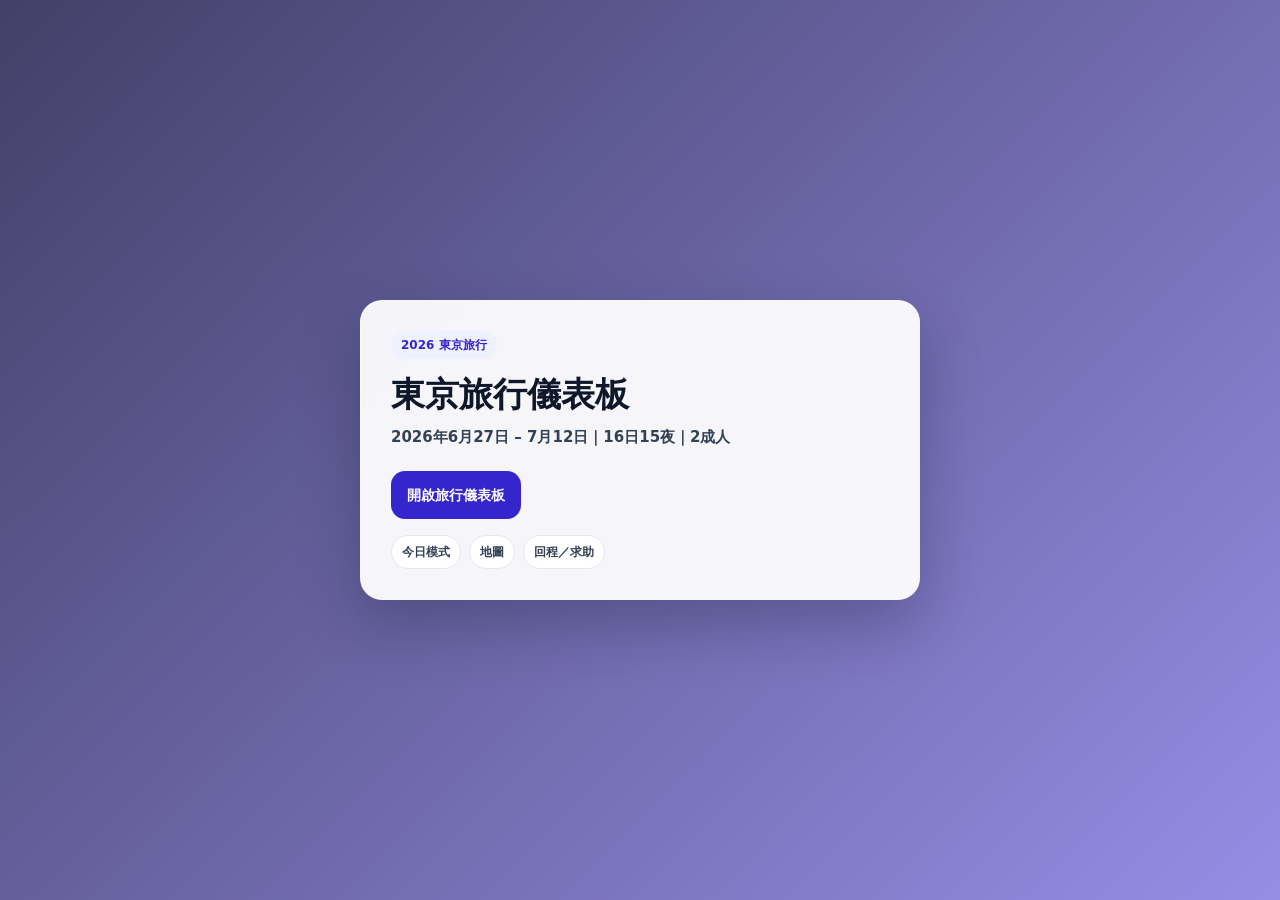
<file: index.html>
<!DOCTYPE html>
<html lang="zh-Hant">
<head>
  <meta charset="UTF-8">
  <meta name="viewport" content="width=device-width, initial-scale=1">
  <meta name="theme-color" content="#171343">
  <meta name="apple-mobile-web-app-capable" content="yes">
  <meta name="apple-mobile-web-app-title" content="東京旅行">
  <meta name="apple-mobile-web-app-status-bar-style" content="black-translucent">
  <link rel="manifest" href="./manifest.webmanifest">
  <link rel="apple-touch-icon" href="./assets/icons/icon-180.png">
  <link rel="stylesheet" href="assets/css/style.css">
  <title>東京旅行儀表板 2026</title>
</head>
<body class="home-page">
  <main class="home-landing">
    <section class="home-card">
      <span class="home-kicker">2026 東京旅行</span>
      <h1>東京旅行儀表板</h1>
      <p>2026年6月27日 – 7月12日｜16日15夜｜2成人</p>
      <a class="home-primary-btn" href="./tokyo_itinerary.html">開啟旅行儀表板</a>
      <div class="home-link-row">
        <a href="./tokyo_itinerary.html#today-mode">今日模式</a>
        <a href="./tokyo_itinerary.html#shopping-map">地圖</a>
        <a href="./tokyo_itinerary.html#return-help">回程／求助</a>
      </div>
    </section>
  </main>
</body>
</html>
</file>
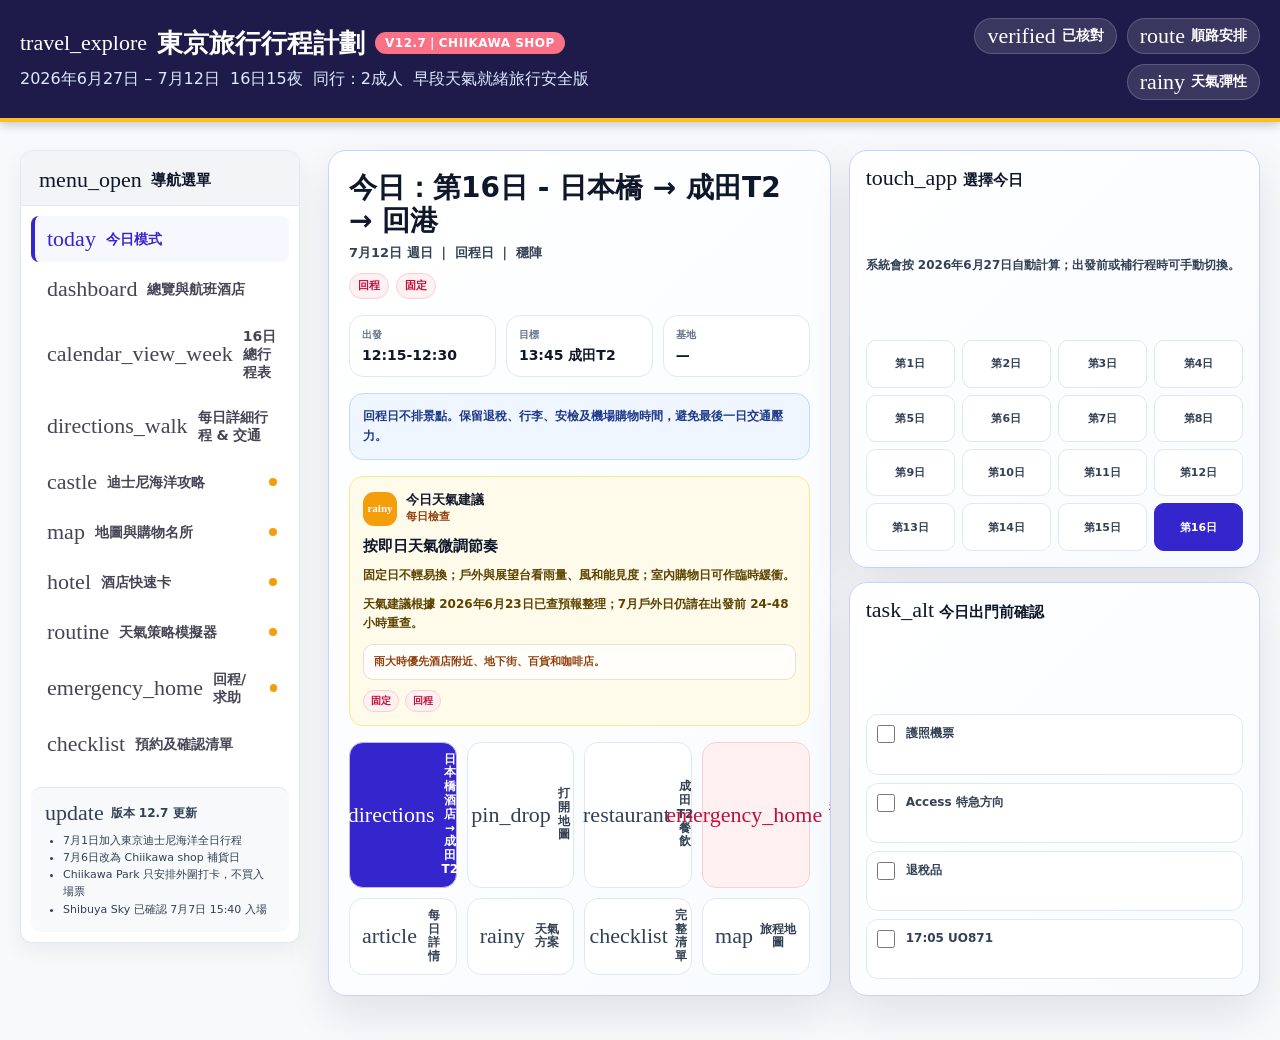
<file: force-update.html>
<!DOCTYPE html>
<html lang="zh-Hant">
<head>
  <meta charset="UTF-8">
  <meta name="viewport" content="width=device-width, initial-scale=1">
  <meta name="robots" content="noindex">
  <meta name="theme-color" content="#171343">
  <title>強制更新｜東京旅行行程計劃</title>
  <style>
    :root {
      color-scheme: light;
      font-family: -apple-system, BlinkMacSystemFont, "Noto Sans HK", "Segoe UI", sans-serif;
      background: #f8fafc;
      color: #0f172a;
    }

    body {
      min-height: 100vh;
      margin: 0;
      display: grid;
      place-items: center;
      padding: 24px;
    }

    main {
      width: min(100%, 520px);
      background: #ffffff;
      border: 1px solid #e2e8f0;
      border-radius: 18px;
      box-shadow: 0 18px 45px rgba(15, 23, 42, 0.12);
      padding: 28px;
    }

    .badge {
      display: inline-flex;
      padding: 8px 12px;
      border-radius: 999px;
      background: #eef2ff;
      color: #4338ca;
      font-weight: 800;
      font-size: 13px;
      margin-bottom: 14px;
    }

    h1 {
      margin: 0 0 10px;
      font-size: clamp(26px, 7vw, 36px);
      line-height: 1.12;
      letter-spacing: 0;
    }

    p {
      margin: 0 0 18px;
      color: #475569;
      line-height: 1.7;
      font-size: 16px;
    }

    .status {
      padding: 14px 16px;
      border-radius: 12px;
      background: #f1f5f9;
      color: #334155;
      font-weight: 700;
      margin: 18px 0;
    }

    a, button {
      min-height: 48px;
      border: 0;
      border-radius: 12px;
      padding: 12px 16px;
      font: inherit;
      font-weight: 800;
      cursor: pointer;
    }

    button {
      width: 100%;
      background: #4f46e5;
      color: #ffffff;
    }

    a {
      display: inline-flex;
      align-items: center;
      justify-content: center;
      color: #4f46e5;
      text-decoration: none;
      padding-inline: 0;
      margin-top: 8px;
    }
  </style>
</head>
<body>
  <main>
    <span class="badge">V12.7 強制更新</span>
    <h1>正在清除舊版快取</h1>
    <p>如果你仍然看到粉紅色舊版 DisneySea 標籤，代表手機仍由舊離線快取控制。這頁會移除舊 service worker 和離線包，再開啟最新版。</p>
    <div class="status" id="status">準備更新...</div>
    <button type="button" id="retry">重新執行強制更新</button>
    <a href="./tokyo_itinerary.html?fresh=v12-7-clean">直接開啟最新版</a>
  </main>

  <script>
    const statusNode = document.getElementById("status");
    const retryButton = document.getElementById("retry");

    async function forceUpdate() {
      const stamp = Date.now().toString();
      statusNode.textContent = "正在移除舊 service worker...";

      if ("serviceWorker" in navigator) {
        const registrations = await navigator.serviceWorker.getRegistrations();
        await Promise.all(registrations.map(registration => registration.unregister()));
      }

      statusNode.textContent = "正在清除舊離線快取...";
      if ("caches" in window) {
        const keys = await caches.keys();
        await Promise.all(keys.map(key => caches.delete(key)));
      }

      statusNode.textContent = "完成，正在開啟 V12.7 最新版...";
      window.location.replace(`./tokyo_itinerary.html?fresh=v12-7-${stamp}`);
    }

    retryButton.addEventListener("click", () => {
      forceUpdate().catch(error => {
        statusNode.textContent = `更新失敗，請再按一次。${error?.message || ""}`;
      });
    });

    forceUpdate().catch(error => {
      statusNode.textContent = `更新失敗，請再按一次。${error?.message || ""}`;
    });
  </script>
</body>
</html>
</file>
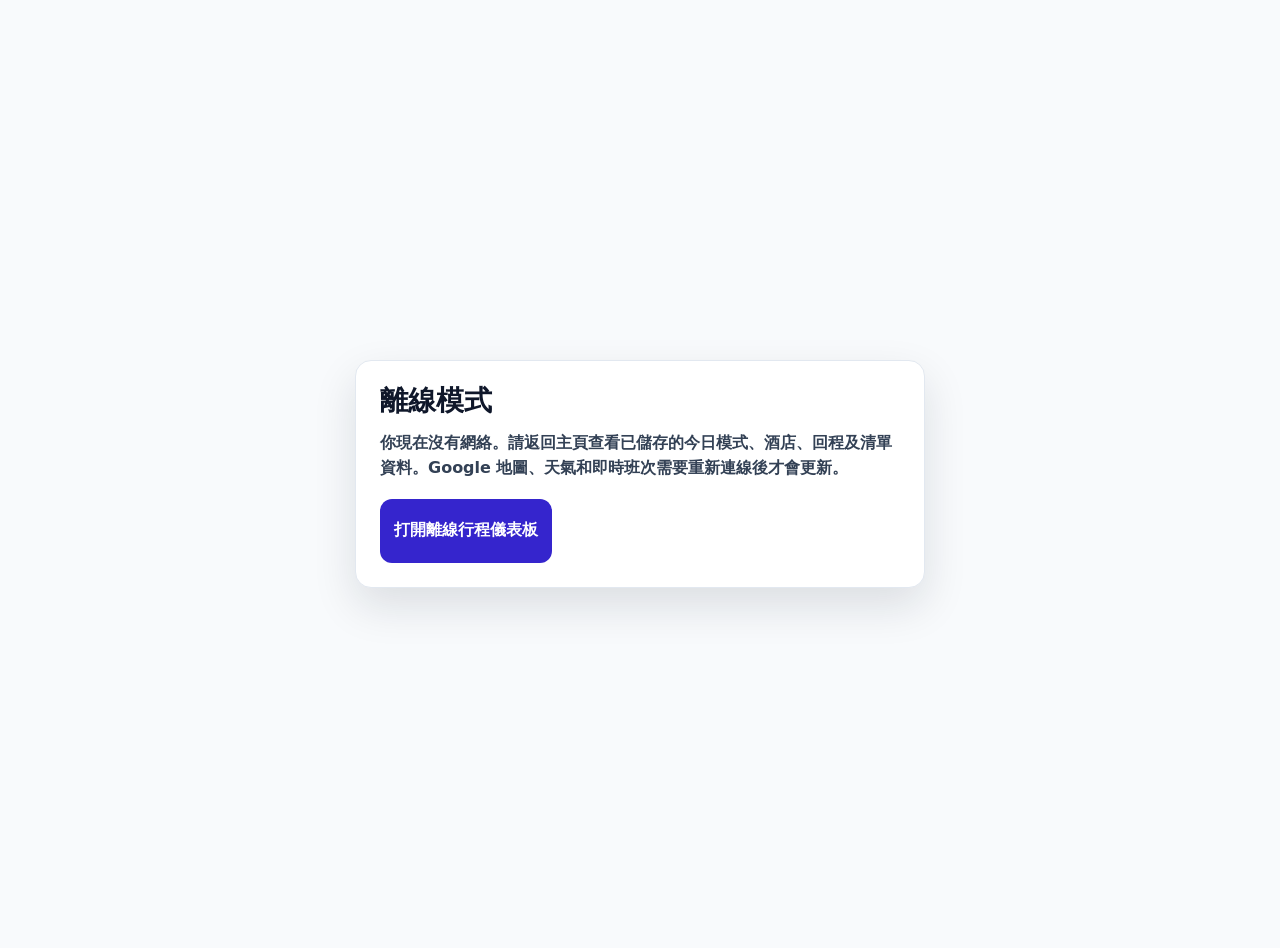
<file: offline.html>
<!DOCTYPE html>
<html lang="zh-Hant">
<head>
  <meta charset="utf-8">
  <meta name="viewport" content="width=device-width, initial-scale=1">
  <meta name="theme-color" content="#171343">
  <meta name="apple-mobile-web-app-capable" content="yes">
  <meta name="apple-mobile-web-app-title" content="東京旅行">
  <meta name="apple-mobile-web-app-status-bar-style" content="black-translucent">
  <link rel="manifest" href="./manifest.webmanifest">
  <link rel="apple-touch-icon" href="./assets/icons/icon-180.png">
  <title>離線模式｜東京旅行行程儀表板</title>
  <style>
    body {
      margin: 0;
      min-height: 100vh;
      display: grid;
      place-items: center;
      padding: 24px;
      background: #f8fafc;
      color: #0f172a;
      font-family: system-ui, -apple-system, BlinkMacSystemFont, "Segoe UI", sans-serif;
    }
    main {
      width: min(100%, 520px);
      padding: 24px;
      border: 1px solid #e2e8f0;
      border-radius: 16px;
      background: #fff;
      box-shadow: 0 18px 44px rgba(15, 23, 42, .12);
    }
    h1 { margin: 0; font-size: 28px; line-height: 1.15; }
    p { margin: 12px 0 0; color: #334155; line-height: 1.6; font-weight: 650; }
    a {
      display: inline-flex;
      margin-top: 18px;
      min-height: 44px;
      align-items: center;
      padding: 10px 14px;
      border-radius: 12px;
      background: #3525cd;
      color: #fff;
      text-decoration: none;
      font-weight: 800;
    }
  </style>
</head>
<body>
  <main>
    <h1>離線模式</h1>
    <p>你現在沒有網絡。請返回主頁查看已儲存的今日模式、酒店、回程及清單資料。Google 地圖、天氣和即時班次需要重新連線後才會更新。</p>
    <a href="./tokyo_itinerary.html">打開離線行程儀表板</a>
  </main>
</body>
</html>
</file>
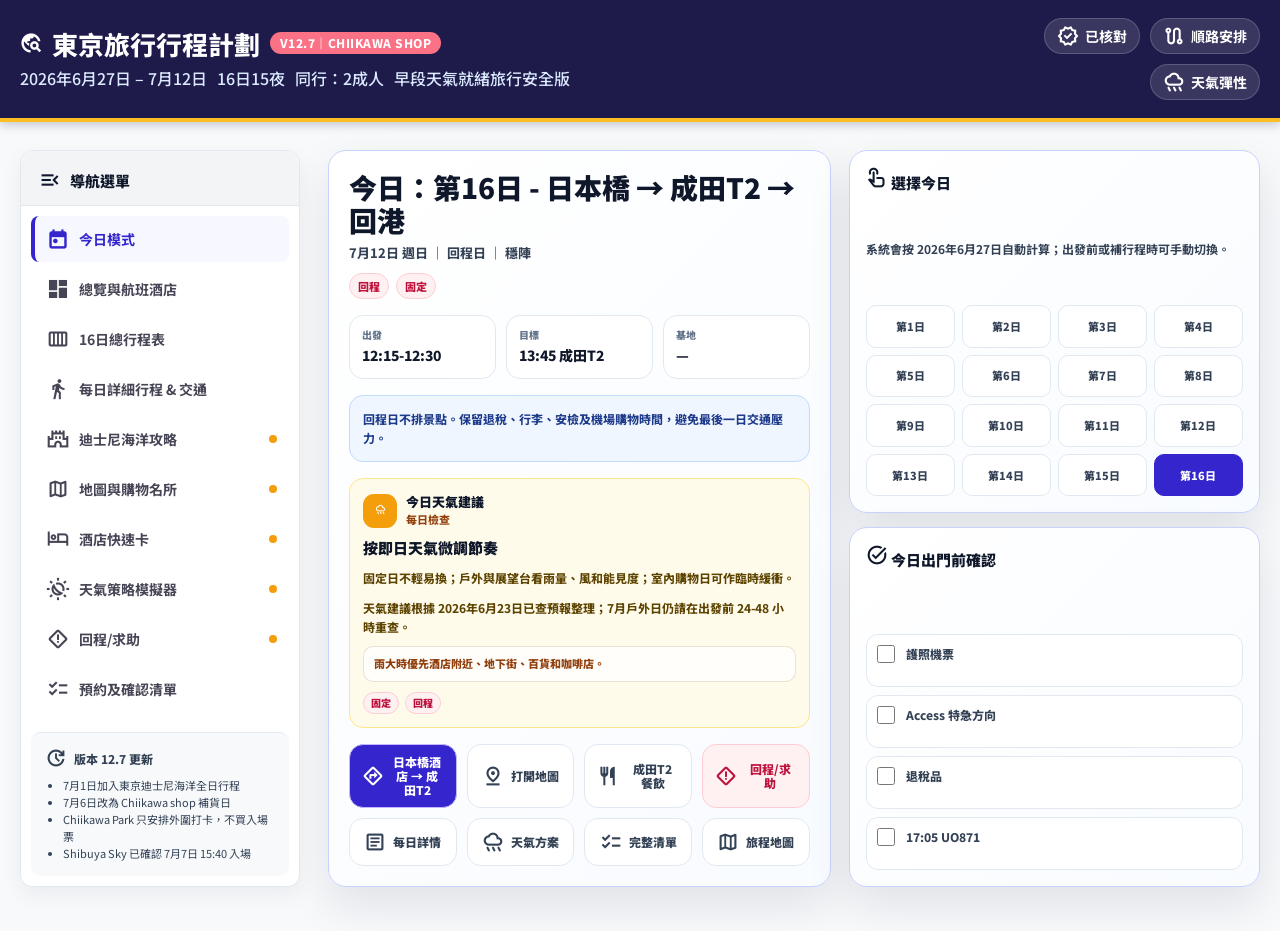
<file: tokyo_itinerary.html>
<!DOCTYPE html>
<html lang="zh-Hant">
<head>
  <meta charset="UTF-8">
  <meta name="viewport" content="width=device-width, initial-scale=1.0">
  <meta name="theme-color" content="#171343">
  <meta name="apple-mobile-web-app-capable" content="yes">
  <meta name="apple-mobile-web-app-title" content="東京旅行">
  <meta name="apple-mobile-web-app-status-bar-style" content="black-translucent">
  <link rel="manifest" href="./manifest.webmanifest">
  <link rel="apple-touch-icon" href="./assets/icons/icon-180.png">
  <title>東京旅行行程計劃 V12.7｜Chiikawa Shop 版</title>
  <link rel="preconnect" href="https://fonts.googleapis.com">
  <link rel="preconnect" href="https://fonts.gstatic.com" crossorigin>
  <link href="https://fonts.googleapis.com/css2?family=Noto+Sans+HK:wght@400;500;700;800&family=Material+Symbols+Outlined:wght,FILL@100..700,0..1&display=swap" rel="stylesheet">
  <link rel="stylesheet" href="assets/css/style.css">
</head>
<body>
  <div id="connection-status" class="connection-status" hidden>
    離線模式｜已離線：只顯示已儲存資料，Google 地圖 / 天氣 / 即時班次可能不能更新
  </div>
  <header class="topbar">
    <div class="topbar-inner">
      <div>
        <h1 class="brand-title">
          <span class="material-symbols-outlined fill">travel_explore</span>
          東京旅行行程計劃
          <span class="version-pill">V12.7｜Chiikawa Shop</span>
        </h1>
        <p class="subtitle">
          <span>2026年6月27日 – 7月12日</span>
          <span>16日15夜</span>
          <span>同行：2成人</span>
          <span>早段天氣就緒旅行安全版</span>
        </p>
      </div>
      <div class="principles" aria-label="行程原則">
        <span class="principle-chip"><span class="material-symbols-outlined">verified</span> 已核對</span>
        <span class="principle-chip"><span class="material-symbols-outlined">route</span> 順路安排</span>
        <span class="principle-chip"><span class="material-symbols-outlined">rainy</span> 天氣彈性</span>
      </div>
    </div>
  </header>

  <div class="shell">
    <aside class="sidebar">
      <div class="sidebar-head">
        <h2 class="sidebar-title"><span class="material-symbols-outlined">menu_open</span> 導航選單</h2>
      </div>
      <nav class="nav-list" id="main-nav" aria-label="主要分頁">
        <button class="nav-btn active" type="button" data-tab="today-mode"><span class="nav-label"><span class="material-symbols-outlined fill">today</span> 今日模式</span></button>
        <button class="nav-btn" type="button" data-tab="overview"><span class="nav-label"><span class="material-symbols-outlined fill">dashboard</span> 總覽與航班酒店</span></button>
        <button class="nav-btn" type="button" data-tab="master-table"><span class="nav-label"><span class="material-symbols-outlined">calendar_view_week</span> 16日總行程表</span></button>
        <button class="nav-btn" type="button" data-tab="daily-detail"><span class="nav-label"><span class="material-symbols-outlined">directions_walk</span> 每日詳細行程 & 交通</span></button>
        <button class="nav-btn" type="button" data-tab="disney-strategy"><span class="nav-label"><span class="material-symbols-outlined">castle</span> 迪士尼海洋攻略</span><span class="mini-dot"></span></button>
        <button class="nav-btn" type="button" data-tab="shopping-map"><span class="nav-label"><span class="material-symbols-outlined">map</span> 地圖與購物名所</span><span class="mini-dot"></span></button>
        <button class="nav-btn" type="button" data-tab="hotel-panel"><span class="nav-label"><span class="material-symbols-outlined">hotel</span> 酒店快速卡</span><span class="mini-dot"></span></button>
        <button class="nav-btn" type="button" data-tab="weather-strategy"><span class="nav-label"><span class="material-symbols-outlined">routine</span> 天氣策略模擬器</span><span class="mini-dot"></span></button>
        <button class="nav-btn" type="button" data-tab="return-help"><span class="nav-label"><span class="material-symbols-outlined">emergency_home</span> 回程/求助</span><span class="mini-dot"></span></button>
        <button class="nav-btn" type="button" data-tab="checklist"><span class="nav-label"><span class="material-symbols-outlined">checklist</span> 預約及確認清單</span></button>
      </nav>
      <div class="update-box">
        <p><span class="material-symbols-outlined">update</span> 版本 12.7 更新</p>
        <ul>
          <li>7月1日加入東京迪士尼海洋全日行程</li>
          <li>7月6日改為 Chiikawa shop 補貨日</li>
          <li>Chiikawa Park 只安排外圍打卡，不買入場票</li>
          <li>Shibuya Sky 已確認 7月7日 15:40 入場</li>
        </ul>
      </div>
    </aside>

    <main class="main">
      <div class="mobile-tabs" id="mobile-nav" aria-label="流動分頁">
        <button class="mobile-tab active" type="button" data-tab="today-mode">今日</button>
        <button class="mobile-tab" type="button" data-tab="overview">總覽</button>
        <button class="mobile-tab" type="button" data-tab="master-table">總表</button>
        <button class="mobile-tab" type="button" data-tab="daily-detail">每日</button>
        <button class="mobile-tab" type="button" data-tab="disney-strategy">迪士尼</button>
        <button class="mobile-tab" type="button" data-tab="shopping-map">地圖</button>
        <button class="mobile-tab" type="button" data-tab="hotel-panel">酒店</button>
        <button class="mobile-tab" type="button" data-tab="weather-strategy">天氣</button>
        <button class="mobile-tab" type="button" data-tab="return-help">回程</button>
        <button class="mobile-tab" type="button" data-tab="checklist">清單</button>
      </div>

      <section id="today-mode" class="tab-content active">
        <div class="today-dashboard">
          <section class="today-card today-hero-card" aria-label="今日旅行模式">
            <div class="today-topline">
              <div>
                <h2 class="today-title" id="today-mode-title">今日模式</h2>
                <p class="today-subtitle" id="today-mode-subtitle">正在載入今日行程…</p>
              </div>
              <div class="today-status-row" id="today-status-row"></div>
            </div>
            <div class="today-fact-grid">
              <div class="today-fact"><span>出發</span><strong id="today-leave-time">--</strong></div>
              <div class="today-fact"><span>目標</span><strong id="today-target-time">--</strong></div>
              <div class="today-fact"><span>基地</span><strong id="today-base">--</strong></div>
            </div>
            <div class="today-note-box" id="today-focus">今日重點會按旅行日期自動顯示，也可以手動選日數。</div>
            <div class="today-weather-card" id="today-weather-advice" aria-live="polite"></div>
            <div class="today-action-grid" aria-label="今日主要操作">
              <a class="today-action primary" id="today-route-link" href="#" target="_blank" rel="noopener"><span class="material-symbols-outlined">directions</span> 開始導航</a>
              <a class="today-action" id="today-place-link" href="#" target="_blank" rel="noopener"><span class="material-symbols-outlined">pin_drop</span> 打開地圖</a>
              <a class="today-action" id="today-food-link" href="#" target="_blank" rel="noopener"><span class="material-symbols-outlined">restaurant</span> 附近美食</a>
              <button class="today-action alert" type="button" data-jump-tab="return-help"><span class="material-symbols-outlined">emergency_home</span> 回程/求助</button>
              <button class="today-action" type="button" id="today-detail-btn"><span class="material-symbols-outlined">article</span> 每日詳情</button>
              <button class="today-action" type="button" data-jump-tab="weather-strategy"><span class="material-symbols-outlined">rainy</span> 天氣方案</button>
              <button class="today-action" type="button" data-jump-tab="checklist"><span class="material-symbols-outlined">checklist</span> 完整清單</button>
              <button class="today-action" type="button" data-jump-tab="shopping-map" data-map-route="all-tokyo"><span class="material-symbols-outlined">map</span> 旅程地圖</button>
            </div>
          </section>
          <aside class="today-side">
            <section class="today-card today-picker-card">
              <h3><span class="material-symbols-outlined">touch_app</span> 選擇今日</h3>
              <p>系統會按 2026年6月27日自動計算；出發前或補行程時可手動切換。</p>
              <div class="today-day-grid" id="today-day-grid"></div>
            </section>
            <section class="today-card today-picker-card">
              <h3><span class="material-symbols-outlined">task_alt</span> 今日出門前確認</h3>
              <div class="today-checklist" id="today-checklist"></div>
            </section>
          </aside>
        </div>
      </section>

      <section id="overview" class="tab-content">
        <section class="travel-hero" tabindex="0" role="button" data-jump-tab="shopping-map" data-map-route="all-tokyo" aria-label="東京旅行視覺主頁，點擊打開全旅程地圖">
          <div class="travel-hero-content">
            <span class="hero-kicker"><span class="material-symbols-outlined">favorite</span> 東京約會旅行</span>
            <h2>16日東京約會旅行，從秋葉原玩到迪士尼海洋、富士山與鎌倉海邊。</h2>
            <p>這版不只是行程表，而是旅行作戰地圖：每天有節奏、有備案、有期待位，方便你們邊玩邊決定下一站。</p>
            <div class="hero-actions">
              <button class="hero-chip" type="button" data-jump-tab="daily-detail" data-jump-day="5"><span class="material-symbols-outlined">castle</span> 迪士尼海洋全日</button>
              <button class="hero-chip" type="button" data-jump-tab="daily-detail" data-jump-day="11"><span class="material-symbols-outlined">night_sight_auto</span> Shibuya Sky 15:40</button>
              <button class="hero-chip" type="button" data-jump-tab="daily-detail" data-jump-day="13"><span class="material-symbols-outlined">beach_access</span> 鎌倉海邊</button>
              <button class="hero-chip" type="button" data-jump-tab="daily-detail" data-jump-day="14"><span class="material-symbols-outlined">local_cafe</span> 咖啡散策</button>
            </div>
          </div>
        </section>

        <div class="trip-strip" aria-label="旅行快覽">
          <button class="trip-tile tile-sun" type="button" data-jump-tab="master-table">
            <span class="material-symbols-outlined">event_available</span>
            <div><strong>16日15夜</strong><span>6月27日出發，7月12日回港</span></div>
          </button>
          <button class="trip-tile tile-coral" type="button" data-jump-tab="daily-detail" data-jump-day="5">
            <span class="material-symbols-outlined">castle</span>
            <div><strong>第5日迪士尼海洋</strong><span>7月1日週三，黃金平日入園</span></div>
          </button>
          <button class="trip-tile tile-sky" type="button" data-jump-tab="shopping-map" data-map-route="all-tokyo">
            <span class="material-symbols-outlined">hotel</span>
            <div><strong>雙基地動線</strong><span>秋葉原 8夜，日本橋 7夜</span></div>
          </button>
          <button class="trip-tile tile-mint" type="button" data-jump-tab="weather-strategy">
            <span class="material-symbols-outlined">rainy</span>
            <div><strong>梅雨防線</strong><span>第12-14日可按天氣對調</span></div>
          </button>
        </div>

        <section class="today-ops" aria-label="旅行快速操作">
          <div>
            <h3>到東京後優先用這 4 個入口</h3>
            <p>每日只看一日、交通開 Google 地圖、天氣可即時改排、清單確認票券與回程。</p>
          </div>
          <div class="today-ops-actions">
            <button class="ops-btn" type="button" data-jump-tab="daily-detail" data-jump-day="1"><span class="material-symbols-outlined">today</span> 今日行程</button>
            <button class="ops-btn" type="button" data-jump-tab="shopping-map" data-map-route="all-tokyo"><span class="material-symbols-outlined">map</span> 全旅程地圖</button>
            <button class="ops-btn secondary" type="button" data-jump-tab="weather-strategy"><span class="material-symbols-outlined">rainy</span> 天氣改排</button>
            <button class="ops-btn secondary" type="button" data-jump-tab="checklist"><span class="material-symbols-outlined">checklist</span> 出發清單</button>
          </div>
        </section>

        <div class="card">
          <div class="card-head">
            <div>
              <h2 class="section-title"><span class="material-symbols-outlined">near_me</span> 旅行口袋工具</h2>
              <p class="muted" style="margin:6px 0 0">旅途中常用入口集中在這裡：地圖、今日詳情、酒店、預約、天氣備案與回程交通。</p>
            </div>
            <span class="badge badge-emerald">旅程模式</span>
          </div>
          <div class="card-pad">
            <div class="pocket-grid">
              <button class="pocket-tool" type="button" data-jump-tab="shopping-map" data-map-route="akiba-hotel">
                <span class="material-symbols-outlined">hotel</span>
                <strong>秋葉原酒店地圖</strong>
                <span>第1-8日基地、放低戰利品、夜晚回程。</span>
              </button>
              <button class="pocket-tool" type="button" data-jump-tab="shopping-map" data-map-route="nihonbashi-hotel">
                <span class="material-symbols-outlined">apartment</span>
                <strong>日本橋酒店地圖</strong>
                <span>第9-16日基地、人形町回機場最重要。</span>
              </button>
              <button class="pocket-tool" type="button" data-jump-tab="daily-detail" data-jump-day="5">
                <span class="material-symbols-outlined">castle</span>
                <strong>迪士尼海洋當日</strong>
                <span>交通、入園、官方應用程式、DPA 節奏一鍵打開。</span>
              </button>
              <button class="pocket-tool" type="button" data-jump-tab="weather-strategy">
                <span class="material-symbols-outlined">rainy</span>
                <strong>天氣對調方案</strong>
                <span>富士山、鎌倉、購物緩衝即場改排。</span>
              </button>
              <button class="pocket-tool" type="button" data-jump-tab="master-table">
                <span class="material-symbols-outlined">calendar_view_week</span>
                <strong>16日總表</strong>
                <span>點任何一天直接跳到詳細行程。</span>
              </button>
              <button class="pocket-tool" type="button" data-jump-tab="shopping-map" data-map-route="all-tokyo">
                <span class="material-symbols-outlined">map</span>
                <strong>全部重點地圖</strong>
                <span>酒店、購物、景點、回程站一次看。</span>
              </button>
              <a class="pocket-tool" href="https://www.google.com/maps/dir/?api=1&origin=Hotel%20Horidome%20Villa%20Tokyo&destination=Narita%20Airport%20Terminal%202&travelmode=transit" target="_blank" rel="noopener">
                <span class="material-symbols-outlined">flight_takeoff</span>
                <strong>回程成田導航</strong>
                <span>日本橋/人形町去成田 T2，回港日專用。</span>
              </a>
              <button class="pocket-tool" type="button" data-jump-tab="checklist">
                <span class="material-symbols-outlined">checklist</span>
                <strong>預約確認清單</strong>
                <span>門票、官方應用程式、Google 地圖收藏、eSIM。</span>
              </button>
            </div>
          </div>
        </div>

        <section class="visual-grid" aria-label="旅行亮點圖片">
          <article class="visual-card large" tabindex="0" role="button" data-jump-tab="shopping-map" data-map-route="shinjuku" style="--image:url('https://images.unsplash.com/photo-1542051841857-5f90071e7989?auto=format&fit=crop&w=1200&q=80')">
            <div class="visual-caption"><strong>東京夜色與購物街</strong><span>秋葉原、澀谷、新宿、銀座、東京站，一路買一路吃。</span><em class="tap-cue"><span class="material-symbols-outlined">touch_app</span> 打開購物地圖</em></div>
          </article>
          <article class="visual-card" tabindex="0" role="button" data-jump-tab="daily-detail" data-jump-day="4" style="--image:url('https://images.unsplash.com/photo-1513407030348-c983a97b98d8?auto=format&fit=crop&w=900&q=80')">
            <div class="visual-caption"><strong>東京鐵塔散策</strong><span>築地海鮮早宴後，芝公園拍照最舒服。</span><em class="tap-cue"><span class="material-symbols-outlined">touch_app</span> 查看第4日</em></div>
          </article>
          <article class="visual-card" tabindex="0" role="button" data-jump-tab="daily-detail" data-jump-day="11" style="--image:url('https://images.unsplash.com/photo-1542931287-023b922fa89b?auto=format&fit=crop&w=900&q=80')">
            <div class="visual-caption"><strong>Shibuya Sky 15:40</strong><span>7月7日已買票，14:45 前到入口，按風雨與能見度決定露天區節奏。</span><em class="tap-cue"><span class="material-symbols-outlined">touch_app</span> 查看第11日</em></div>
          </article>
          <article class="visual-card" tabindex="0" role="button" data-jump-tab="daily-detail" data-jump-day="13" style="--image:url('https://images.unsplash.com/photo-1524413840807-0c3cb6fa808d?auto=format&fit=crop&w=900&q=80')">
            <div class="visual-caption"><strong>鎌倉海邊一日</strong><span>江之電、湘南海岸、夕方散步，放慢節奏。</span><em class="tap-cue"><span class="material-symbols-outlined">touch_app</span> 查看第13日</em></div>
          </article>
          <article class="visual-card" tabindex="0" role="button" data-jump-tab="daily-detail" data-jump-day="14" style="--image:url('https://images.unsplash.com/photo-1554797589-7241bb691973?auto=format&fit=crop&w=900&q=80')">
            <div class="visual-caption"><strong>清澄白河咖啡緩衝</strong><span>合羽橋、蔵前、清澄白河，作為第14日天氣保險位最穩。</span><em class="tap-cue"><span class="material-symbols-outlined">touch_app</span> 查看第14日</em></div>
          </article>
        </section>

        <section class="route-map-card" aria-label="東京旅行路線地圖">
          <div class="map-panel">
            <div class="map-line"></div>
            <button class="map-pin" type="button" data-jump-tab="shopping-map" data-map-route="akiba-hotel" style="left:30%; top:28%; --pin:#10b981">
              <span class="pin-dot"><span class="material-symbols-outlined">hotel</span></span>
              <span class="pin-label">秋葉原基地</span>
            </button>
            <button class="map-pin" type="button" data-jump-tab="daily-detail" data-jump-day="5" style="left:62%; top:30%; --pin:#fb7185">
              <span class="pin-dot"><span class="material-symbols-outlined">castle</span></span>
              <span class="pin-label">迪士尼海洋</span>
            </button>
            <button class="map-pin" type="button" data-jump-tab="shopping-map" data-map-route="nihonbashi-hotel" style="left:43%; top:52%; --pin:#4f46e5">
              <span class="pin-dot"><span class="material-symbols-outlined">apartment</span></span>
              <span class="pin-label">日本橋基地</span>
            </button>
            <button class="map-pin" type="button" data-jump-tab="daily-detail" data-jump-day="11" style="left:48%; top:72%; --pin:#0ea5e9">
              <span class="pin-dot"><span class="material-symbols-outlined">night_sight_auto</span></span>
              <span class="pin-label">Shibuya Sky</span>
            </button>
            <button class="map-pin" type="button" data-jump-tab="daily-detail" data-jump-day="13" style="left:70%; top:76%; --pin:#f59e0b">
              <span class="pin-dot"><span class="material-symbols-outlined">beach_access</span></span>
              <span class="pin-label">鎌倉/江之島</span>
            </button>
          </div>
          <div class="map-list">
            <div>
              <h3>旅行路線地圖</h3>
              <p>用兩個住宿基地控制移動成本：前半段秋葉原玩市區、池袋澀谷、新宿與迪士尼海洋；後半段日本橋接 Chiikawa shop、Shibuya Sky、富士山、鎌倉與回程。</p>
            </div>
            <div class="route-step">
              <span class="material-symbols-outlined">looks_one</span>
              <div><strong>第1-8日｜秋葉原基地</strong><small>原區熟習、池袋澀谷、築地東京鐵塔、迪士尼海洋、春日部晴空塔、原宿表參道與新宿夜購。</small></div>
            </div>
            <div class="route-step">
              <span class="material-symbols-outlined">looks_two</span>
              <div><strong>第9日｜的士轉酒店</strong><small>轉到日本橋後只安排附近熟習、午餐與輕購物，不塞預約景點。</small></div>
            </div>
            <div class="route-step">
              <span class="material-symbols-outlined">looks_3</span>
              <div><strong>第10-14日｜可愛購物與天氣防線</strong><small>Chiikawa shop 補貨、Shibuya Sky 15:40、富士山、鎌倉、市區咖啡/購物緩衝互相支援。</small></div>
            </div>
            <div class="route-step">
              <span class="material-symbols-outlined">flight_takeoff</span>
              <div><strong>第15-16日｜手信與回港</strong><small>日本橋/東京站最後補貨，人形町 Access 特急直達成田T2。</small></div>
            </div>
          </div>
        </section>

        <div class="card">
          <div class="card-head">
            <h2 class="section-title"><span class="material-symbols-outlined fill">flight_takeoff</span> 已訂航班資訊</h2>
            <span class="price-pill">總價 HKD 8,312 <span class="material-symbols-outlined">verified</span></span>
          </div>
          <div class="card-pad">
            <div class="grid-2">
              <article class="flight-card">
                <div class="flight-top">
                  <div>
                    <span class="badge badge-indigo">去程</span>
                    <p class="flight-number">HK Express UO848</p>
                  </div>
                  <span class="material-symbols-outlined">flight_takeoff</span>
                </div>
                <div class="flight-path">
                  <div>
                    <div class="time">09:15</div>
                    <div class="airport">HKG 香港國際機場</div>
                    <div class="terminal">6月27日 週六｜第2客運大樓 / U 區</div>
                  </div>
                  <div class="route-line">
                    <span>4小時30分鐘</span>
                    <div class="line"><span class="material-symbols-outlined">flight</span></div>
                    <span>直飛</span>
                  </div>
                  <div style="text-align:right">
                    <div class="time">14:45</div>
                    <div class="airport">NRT 成田國際機場</div>
                    <div class="terminal">第2客運大樓</div>
                  </div>
                </div>
              </article>
              <article class="flight-card">
                <div class="flight-top">
                  <div>
                    <span class="badge badge-blue">回程</span>
                    <p class="flight-number">HK Express UO871</p>
                  </div>
                  <span class="material-symbols-outlined">flight_land</span>
                </div>
                <div class="flight-path">
                  <div>
                    <div class="time">17:05</div>
                    <div class="airport">NRT 成田國際機場</div>
                    <div class="terminal">7月12日 週日｜第2客運大樓</div>
                  </div>
                  <div class="route-line">
                    <span>4小時55分鐘</span>
                    <div class="line"><span class="material-symbols-outlined">flight</span></div>
                    <span>直飛</span>
                  </div>
                  <div style="text-align:right">
                    <div class="time">21:00</div>
                    <div class="airport">HKG 香港國際機場</div>
                    <div class="terminal">第1客運大樓抵港</div>
                  </div>
                </div>
              </article>
            </div>
            <div class="info-box" style="margin-top:18px">
              <strong>2026年6月20日已核對：</strong>HK Express 香港出發使用香港機場第2客運大樓 U 區辦理登機手續 / 行李托運；成田使用第2客運大樓 / 3樓。航班時間、閘口與櫃位仍以航空公司及機場即日公告為準。
            </div>
          </div>
        </div>

        <div class="card">
          <div class="card-head">
            <h2 class="section-title"><span class="material-symbols-outlined">hotel</span> 已確認住宿酒店</h2>
          </div>
          <div class="card-pad grid-2">
            <article class="hotel-card">
              <div class="hotel-accent-emerald"></div>
              <div class="hotel-body">
                <div class="hotel-title-row">
                  <div>
                    <span class="badge badge-emerald">第1段住宿｜6月27日 – 7月5日（8夜）</span>
                    <h3 class="hotel-title">秋葉原北 Livemax 酒店</h3>
                    <p class="hotel-meta">2-5-2 Taito, 秋葉原 / 台東區｜小型雙人床禁煙房</p>
                  </div>
                  <span class="material-symbols-outlined" style="color:var(--emerald)">task_alt</span>
                </div>
                <div class="hotel-note"><strong>適合安排：</strong>秋葉原、上野、池袋/澀谷、築地、春日部、晴空塔、迪士尼海洋出發。</div>
                <div class="hotel-actions">
                  <button class="hotel-map-btn" type="button" data-jump-tab="shopping-map" data-map-route="akiba-hotel"><span class="material-symbols-outlined">map</span> 在互動地圖標示</button>
                  <a class="hotel-map-btn secondary" href="https://www.google.com/maps/search/?api=1&query=Hotel%20Livemax%20Akihabara%20Kita" target="_blank" rel="noopener"><span class="material-symbols-outlined">open_in_new</span> Google 地圖</a>
                  <a class="hotel-map-btn secondary" href="https://www.google.com/maps/dir/?api=1&origin=Narita%20Airport%20Terminal%202&destination=Hotel%20Livemax%20Akihabara%20Kita&travelmode=transit" target="_blank" rel="noopener"><span class="material-symbols-outlined">directions_railway</span> 成田到酒店</a>
                </div>
              </div>
            </article>
            <article class="hotel-card">
              <div class="hotel-accent-indigo"></div>
              <div class="hotel-body">
                <div class="hotel-title-row">
                  <div>
                    <span class="badge badge-indigo">第2段住宿｜7月5日 – 7月12日（7夜）</span>
                    <h3 class="hotel-title">堀留 Villa 酒店</h3>
                    <p class="hotel-meta">1-10-10 Horidome-Cho, Nihonbashi ｜ 小型雙人床禁煙房</p>
                  </div>
                  <span class="material-symbols-outlined" style="color:var(--primary)">task_alt</span>
                </div>
                <div class="hotel-note"><strong>適合安排：</strong>東京站一番街角色街、台場、富士山/鎌倉集合、日本橋/東京站、合羽橋/蔵前/清澄白河、成田回程。</div>
                <div class="hotel-actions">
                  <button class="hotel-map-btn" type="button" data-jump-tab="shopping-map" data-map-route="nihonbashi-hotel"><span class="material-symbols-outlined">map</span> 在互動地圖標示</button>
                  <a class="hotel-map-btn secondary" href="https://www.google.com/maps/search/?api=1&query=Hotel%20Horidome%20Villa%20Tokyo" target="_blank" rel="noopener"><span class="material-symbols-outlined">open_in_new</span> Google 地圖</a>
                  <a class="hotel-map-btn secondary" href="https://www.google.com/maps/dir/?api=1&origin=Hotel%20Horidome%20Villa%20Tokyo&destination=Narita%20Airport%20Terminal%202&travelmode=transit" target="_blank" rel="noopener"><span class="material-symbols-outlined">flight_takeoff</span> 回程成田</a>
                </div>
              </div>
            </article>
          </div>
        </div>

        <div class="card">
          <div class="card-head">
            <h2 class="section-title"><span class="material-symbols-outlined">push_pin</span> 已核對重點事實</h2>
          </div>
          <div class="card-pad grid-4">
            <article class="fact-card disney-card">
              <h3><span class="material-symbols-outlined" style="color:var(--primary)">castle</span> 迪士尼海洋 7/1</h3>
              <p>官方月曆顯示 2026年7月1日（週三）東京迪士尼海洋開放 9:00-21:00，成人一日護照門票為 7,900円。此日為週三，符合「平日避人潮」策略。</p>
            </article>
            <article class="fact-card">
              <h3><span class="material-symbols-outlined" style="color:var(--blue)">confirmation_number</span> 迪士尼門票</h3>
              <p>官方門票每日日本時間 14:00 開售「兩個月後同日」入園票。7月1日門票理論上 5月1日 14:00 起可買，售罄亦可能再釋出。</p>
            </article>
            <article class="fact-card strategy-card">
              <h3><span class="material-symbols-outlined" style="color:var(--amber)">smartphone</span> 官方應用程式 / DPA</h3>
              <p>Disney Premier Access 需在官方應用程式購買，Fantasy Springs（魔幻泉鄉）熱門項目如 Frozen、Rapunzel、Peter Pan 為 2,000円級別，數量有限。</p>
            </article>
            <article class="fact-card">
              <h3><span class="material-symbols-outlined" style="color:var(--emerald)">train</span> 交通策略</h3>
              <p>早到優先用 JR：日比谷線接八丁堀，轉 JR 京葉/武藏野線到舞濱，再乘迪士尼度假區線到東京迪士尼海洋站。</p>
            </article>
          </div>
        </div>
      </section>

      <section id="master-table" class="tab-content">
        <div class="card">
          <div class="card-head">
            <div>
              <h2 class="section-title"><span class="material-symbols-outlined">table</span> 版本 12.5｜Shibuya Sky 15:40 已確認總表</h2>
              <p class="muted" style="margin:6px 0 0">以人潮、天氣與酒店基地重新排序：迪士尼海洋放在 7月1日黃金平日，合羽橋文青線移至日本橋住宿段。</p>
            </div>
            <span class="badge badge-indigo">16日全齊</span>
          </div>
          <div class="table-wrap">
            <table>
              <thead>
                <tr>
                  <th>日期 / 日數</th>
                  <th>修改後的主行程規劃</th>
                  <th>住宿基地</th>
                  <th>天氣 / 人潮防線策略</th>
                </tr>
              </thead>
              <tbody id="master-table-body"></tbody>
            </table>
          </div>
        </div>
      </section>

      <section id="daily-detail" class="tab-content">
        <div class="info-box">
          <strong>每日詳細行程：</strong>第1-16日已全部補齊。每張卡改為分頁式：重點、交通、時間、預算、食物、確認。交通與食物分頁已加入 Google 地圖快捷鍵，可直接開 App 查最快路線、附近餐廳與即時班次。
        </div>
        <div class="day-index-card" aria-label="每日行程索引">
          <div class="day-index-head">
            <div>
              <strong>16日每日行程索引</strong>
              <p class="daily-compact-hint">點日數只顯示該日詳情；進入卡內再切換重點/交通/預算/食物，避免一直向下滑。</p>
            </div>
            <span class="day-count-badge" id="day-count-badge">檢查中</span>
          </div>
          <div class="day-index-grid" id="day-index-grid"></div>
          <div class="day-index-tools">
            <button class="day-tool-btn primary" type="button" id="today-reset-btn"><span class="material-symbols-outlined">filter_1</span> 只看第1日</button>
            <button class="day-tool-btn" type="button" id="expand-all-days"><span class="material-symbols-outlined">unfold_more</span> 展開全部</button>
            <button class="day-tool-btn" type="button" id="collapse-all-days"><span class="material-symbols-outlined">unfold_less</span> 收起全部</button>
            <button class="day-tool-btn" type="button" data-jump-tab="master-table"><span class="material-symbols-outlined">calendar_view_week</span> 返回總表</button>
          </div>
          <div class="day-command-card" id="day-command-card" aria-live="polite"></div>
        </div>
        <div class="accordion-stack" id="daily-accordion"></div>
      </section>

      <section id="disney-strategy" class="tab-content">
        <div class="card">
          <div class="card-head">
            <h2 class="section-title"><span class="material-symbols-outlined fill">castle</span> 7月1日（第5日）東京迪士尼海洋作戰室</h2>
            <span class="badge badge-indigo">9:00-21:00｜成人 7,900円</span>
          </div>
          <div class="card-pad">
            <div class="grid-2">
              <article class="guide-card disney-card">
                <h4><span class="material-symbols-outlined">directions_bus</span> 方案 A｜直達巴士（少轉乘）</h4>
                <p>東京迪士尼度假區官方列出由秋葉原出發巴士約 50-60 分鐘。優點是免轉車、雨天少走路；缺點是班次可能較少，未必適合 07:45 抵達排隊目標。出發前一晚必須查官方/營運公司時刻表與乘車位置。</p>
              </article>
              <article class="guide-card">
                <h4><span class="material-symbols-outlined">train</span> 方案 B｜JR 鐵路（早到首選）</h4>
                <p>由酒店步行至仲御徒町/秋葉原，乘日比谷線到八丁堀，再轉 JR 京葉線或武藏野線往舞濱。抵達舞濱後左轉往度假區總站，乘迪士尼度假區線到東京迪士尼海洋站。</p>
              </article>
            </div>
            <div class="grid-3" style="margin-top:18px">
              <article class="fact-card">
                <h3><span class="material-symbols-outlined">alarm</span> 07:45 抵達排隊</h3>
                <p>官方開園為 09:00，但官方亦提醒部分情況可能提早開始入園。若想搶 DPA / 優先通行服務，建議 06:25-06:40 由酒店出發，目標 07:45 到閘口外。</p>
              </article>
              <article class="fact-card strategy-card">
                <h3><span class="material-symbols-outlined">bolt</span> 入園瞬間官方應用程式流程</h3>
                <p>過閘後立即開官方應用程式：先確認整團門票，購買 Disney Premier Access；再查看 40週年優先通行服務、抽選、手機點餐與等候通行服務狀態。</p>
              </article>
              <article class="fact-card">
                <h3><span class="material-symbols-outlined">warning</span> Fantasy Springs（魔幻泉鄉）修正</h3>
                <p>Fantasy Springs 於 2024年6月開幕。2026年請以官方應用程式顯示為準；目前官方等候通行服務清單主要是商店/膠囊玩具等指定場地，不應假設新園區機動遊戲仍需免費等候通行服務。</p>
              </article>
            </div>
            <div class="guide-card" style="margin-top:18px">
              <h4><span class="material-symbols-outlined">format_list_numbered</span> 建議當日節奏</h4>
              <ol>
                <li><strong>06:25-06:40</strong> 酒店出發，使用 JR 鐵路線做早到主方案。</li>
                <li><strong>07:45</strong> 抵達東京迪士尼海洋入園排隊，先整理官方應用程式、信用卡與門票群組。</li>
                <li><strong>入園後 0-5 分鐘</strong> 優先搶 Fantasy Springs 熱門 DPA：Anna and Elsa's Frozen Journey、Rapunzel's Lantern Festival、Peter Pan's Never Land Adventure。</li>
                <li><strong>中午後</strong> 用手機點餐 / 餐廳預約減少排隊，保留體力到 Believe! Sea of Dreams 或夜間散步。</li>
                <li><strong>20:45-21:30</strong> 視體力與人潮離園，JR 舞濱回市區；若有回程巴士班次再考慮巴士。</li>
              </ol>
            </div>
          </div>
        </div>
      </section>

      <section id="hotel-panel" class="tab-content">
        <div class="today-dashboard">
          <section class="today-card panic-card">
            <h2 class="section-title"><span class="material-symbols-outlined">hotel</span> 酒店快速卡</h2>
            <p>旅途中最常用的酒店入口。系統會按旅程日期顯示目前基地，也可直接打開兩間酒店地圖或回程導航。</p>
            <div class="today-fact-grid">
              <div class="today-fact"><span>目前住宿</span><strong id="hotel-panel-current">秋葉原北 Livemax 酒店</strong></div>
              <div class="today-fact"><span>基地</span><strong id="hotel-panel-base">秋葉原</strong></div>
              <div class="today-fact"><span>住宿日期</span><strong id="hotel-panel-period">6月27日 - 7月5日</strong></div>
            </div>
            <div class="panic-grid">
              <a class="today-action primary" id="hotel-panel-map" href="https://www.google.com/maps/search/?api=1&query=Hotel%20Livemax%20Akihabara%20Kita" target="_blank" rel="noopener"><span class="material-symbols-outlined">pin_drop</span> 開啟目前酒店</a>
              <a class="today-action primary" id="hotel-panel-route" href="https://www.google.com/maps/dir/?api=1&destination=Hotel%20Livemax%20Akihabara%20Kita&travelmode=transit" target="_blank" rel="noopener"><span class="material-symbols-outlined">directions</span> 由目前位置回酒店</a>
              <a class="today-action" href="https://www.google.com/maps/search/?api=1&query=Hotel%20Livemax%20Akihabara%20Kita" target="_blank" rel="noopener"><span class="material-symbols-outlined">home_pin</span> 秋葉原酒店</a>
              <a class="today-action" href="https://www.google.com/maps/search/?api=1&query=Hotel%20Horidome%20Villa%20Tokyo" target="_blank" rel="noopener"><span class="material-symbols-outlined">apartment</span> 日本橋酒店</a>
              <a class="today-action alert" href="https://www.google.com/maps/dir/?api=1&origin=Hotel%20Horidome%20Villa%20Tokyo&destination=Narita%20Airport%20Terminal%202&travelmode=transit" target="_blank" rel="noopener"><span class="material-symbols-outlined">flight_takeoff</span> 成田T2回程</a>
              <button class="today-action" type="button" data-jump-tab="shopping-map"><span class="material-symbols-outlined">map</span> 打開地圖中心</button>
            </div>
          </section>
          <aside class="today-side">
            <section class="today-card panic-card">
              <h3><span class="material-symbols-outlined">home_pin</span> 第1段住宿｜秋葉原</h3>
              <p><strong>秋葉原北 Livemax 酒店</strong><br>2-5-2 Taito, 台東區｜6月27日 - 7月5日</p>
              <div class="panic-grid">
                <a class="today-action" href="https://www.google.com/maps/search/?api=1&query=Hotel%20Livemax%20Akihabara%20Kita" target="_blank" rel="noopener">酒店地圖</a>
                <a class="today-action" href="https://www.google.com/maps/dir/?api=1&destination=Hotel%20Livemax%20Akihabara%20Kita&travelmode=transit" target="_blank" rel="noopener">回酒店</a>
              </div>
            </section>
            <section class="today-card panic-card">
              <h3><span class="material-symbols-outlined">apartment</span> 第2段住宿｜日本橋</h3>
              <p><strong>堀留 Villa 酒店</strong><br>1-10-10 Horidome-Cho, Nihonbashi｜7月5日 - 7月12日</p>
              <div class="panic-grid">
                <a class="today-action" href="https://www.google.com/maps/search/?api=1&query=Hotel%20Horidome%20Villa%20Tokyo" target="_blank" rel="noopener">酒店地圖</a>
                <a class="today-action" href="https://www.google.com/maps/dir/?api=1&destination=Hotel%20Horidome%20Villa%20Tokyo&travelmode=transit" target="_blank" rel="noopener">回酒店</a>
              </div>
            </section>
          </aside>
        </div>
      </section>

      <section id="shopping-map" class="tab-content">
        <div class="card">
          <div class="card-head">
            <div>
              <h2 class="section-title"><span class="material-symbols-outlined">map</span> Google 地圖已準備好｜購物與約會地圖</h2>
              <p class="muted" style="margin:6px 0 0">手機使用優先：每張卡都有 Google 地圖搜尋連結，到日本後直接開啟即可導航、收藏或查看營業時間。</p>
            </div>
            <span class="badge badge-coral">手機就緒</span>
          </div>
          <div class="card-pad">
            <div class="map-explorer" aria-label="互動 Google 地圖行程地圖">
              <div class="map-stage">
                <iframe
                  id="google-map-frame"
                  title="Google 地圖互動行程預覽"
                  loading="lazy"
                  referrerpolicy="no-referrer-when-downgrade"
                  src="https://maps.google.com/maps?q=Narita%20Airport%20Terminal%202&t=&z=10&ie=UTF8&iwloc=&output=embed">
                </iframe>
              </div>
              <div class="map-control-panel">
                <div class="map-control-head">
                  <h3 id="map-route-title">旅程地圖｜酒店、景點、購物、回程重點</h3>
                  <p id="map-route-desc">把整趟最常用點位集中在一張地圖：兩間酒店、主要購物區、重點景點與成田回程。</p>
                </div>
                <div class="map-route-buttons" id="map-route-buttons"></div>
                <div class="map-hint-row" aria-label="地圖功能提示">
                  <span class="map-hint"><span class="material-symbols-outlined">pin_drop</span> 已標示重點</span>
                  <span class="map-hint"><span class="material-symbols-outlined">directions</span> 可開交通導航</span>
                  <span class="map-hint"><span class="material-symbols-outlined">bookmark_add</span> 適合收藏清單</span>
                </div>
                <div class="map-stop-list" id="map-stop-list"></div>
                <p class="map-route-note" id="map-route-note">這個總覽適合出發前收藏重點。實際移動時用下面各區路線，會比一次導航全部點更準。</p>
                <div class="map-action-row">
                  <a class="map-link" id="map-open-link" href="https://www.google.com/maps/search/?api=1&query=Hotel%20Livemax%20Akihabara%20Kita%20Chiikawa%20Park%20Tokyo%20Tokyo%20DisneySea%20Shibuya%20Sky%20Isetan%20Shinjuku%20Hotel%20Horidome%20Villa%20Tokyo%20Chiikawa%20Land%20Tokyo%20Station%20Tokyo%20Character%20Street%20Narita%20Airport%20Terminal%202" target="_blank" rel="noopener"><span class="material-symbols-outlined">open_in_new</span> 開啟地圖</a>
                  <a class="map-link secondary" id="map-directions-link" href="https://www.google.com/maps/dir/?api=1&origin=Hotel%20Livemax%20Akihabara%20Kita&destination=Narita%20Airport%20Terminal%202&travelmode=transit" target="_blank" rel="noopener"><span class="material-symbols-outlined">directions</span> 交通導航</a>
                </div>
              </div>
            </div>
            <div class="shopping-grid">
              <article class="shopping-card">
                <button class="shopping-image" type="button" data-jump-tab="shopping-map" data-map-route="shinjuku" style="--image:url('https://images.unsplash.com/photo-1542051841857-5f90071e7989?auto=format&fit=crop&w=900&q=80')"><span><span class="material-symbols-outlined">shopping_bag</span> 必去購物｜點圖開路線</span></button>
                <div class="shopping-body">
                  <h3>新宿｜伊勢丹 / Lumine / NEWoMan</h3>
                  <p>安排在第14日主力購物日。百貨、藥妝、服飾、伴手禮密度高，雨天也非常穩。</p>
                  <div class="map-actions">
                    <a class="map-link" href="https://www.google.com/maps/search/?api=1&query=Isetan%20Shinjuku%20Tokyo" target="_blank" rel="noopener"><span class="material-symbols-outlined">map</span> 伊勢丹</a>
                    <a class="map-link secondary" href="https://www.google.com/maps/search/?api=1&query=Lumine%20Shinjuku%20Tokyo" target="_blank" rel="noopener">Lumine</a>
                    <a class="map-link secondary" href="https://www.google.com/maps/search/?api=1&query=NEWoMan%20Shinjuku%20Tokyo" target="_blank" rel="noopener">NEWoMan</a>
                  </div>
                </div>
              </article>
              <article class="shopping-card">
                <button class="shopping-image" type="button" data-jump-tab="shopping-map" data-map-route="shibuya" style="--image:url('https://images.unsplash.com/photo-1542931287-023b922fa89b?auto=format&fit=crop&w=900&q=80')"><span><span class="material-symbols-outlined">favorite</span> 潮流約會｜點圖開路線</span></button>
                <div class="shopping-body">
                  <h3>澀谷｜PARCO / Scramble Square / 宮下公園</h3>
                  <p>第3日做澀谷購物，第11日再回來做 Shibuya Sky 15:40 已購票入場。角色、潮流、餐廳和展望台分開會更舒服。</p>
                  <div class="map-actions">
                    <a class="map-link" href="https://www.google.com/maps/search/?api=1&query=Shibuya%20PARCO%20Tokyo" target="_blank" rel="noopener"><span class="material-symbols-outlined">map</span> PARCO</a>
                    <a class="map-link secondary" href="https://www.google.com/maps/search/?api=1&query=Shibuya%20Scramble%20Square%20Tokyo" target="_blank" rel="noopener">Scramble Square</a>
                    <a class="map-link secondary" href="https://www.google.com/maps/search/?api=1&query=Miyashita%20Park%20Shibuya" target="_blank" rel="noopener">宮下公園</a>
                  </div>
                </div>
              </article>
              <article class="shopping-card">
                <button class="shopping-image" type="button" data-jump-tab="shopping-map" data-map-route="harajuku" style="--image:url('https://images.unsplash.com/photo-1524413840807-0c3cb6fa808d?auto=format&fit=crop&w=900&q=80')"><span><span class="material-symbols-outlined">styler</span> 街頭時尚｜點圖開路線</span></button>
                <div class="shopping-body">
                  <h3>原宿 / 表參道｜竹下通 / 貓街 / 表參道</h3>
                  <p>第8日明治神宮後接原宿、表參道，再可加新宿夜購。適合情侶散步和拍照。</p>
                  <div class="map-actions">
                    <a class="map-link" href="https://www.google.com/maps/search/?api=1&query=Takeshita%20Street%20Harajuku" target="_blank" rel="noopener"><span class="material-symbols-outlined">map</span> 竹下通</a>
                    <a class="map-link secondary" href="https://www.google.com/maps/search/?api=1&query=Cat%20Street%20Harajuku" target="_blank" rel="noopener">貓街</a>
                    <a class="map-link secondary" href="https://www.google.com/maps/search/?api=1&query=Omotesando%20Hills" target="_blank" rel="noopener">表參道</a>
                  </div>
                </div>
              </article>
              <article class="shopping-card">
                <button class="shopping-image" type="button" data-jump-tab="shopping-map" data-map-route="ginza" style="--image:url('https://images.unsplash.com/photo-1554797589-7241bb691973?auto=format&fit=crop&w=900&q=80')"><span><span class="material-symbols-outlined">diamond</span> 精品百貨｜點圖開路線</span></button>
                <div class="shopping-body">
                  <h3>銀座 / 有樂町｜GINZA SIX / 銀座三越 / 無印良品</h3>
                  <p>第7日雨天強項。精品、百貨、地下街與東京站一番街可以全天連接。</p>
                  <div class="map-actions">
                    <a class="map-link" href="https://www.google.com/maps/search/?api=1&query=GINZA%20SIX%20Tokyo" target="_blank" rel="noopener"><span class="material-symbols-outlined">map</span> GINZA SIX</a>
                    <a class="map-link secondary" href="https://www.google.com/maps/search/?api=1&query=Ginza%20Mitsukoshi" target="_blank" rel="noopener">三越</a>
                    <a class="map-link secondary" href="https://www.google.com/maps/search/?api=1&query=MUJI%20Ginza" target="_blank" rel="noopener">無印良品</a>
                  </div>
                </div>
              </article>
              <article class="shopping-card">
                <button class="shopping-image" type="button" data-jump-tab="shopping-map" data-map-route="shibuya" style="--image:url('https://images.unsplash.com/photo-1536098561742-ca998e48cbcc?auto=format&fit=crop&w=900&q=80')"><span><span class="material-symbols-outlined">toys</span> 角色與動漫｜點圖開路線</span></button>
                <div class="shopping-body">
                  <h3>池袋 / 秋葉原｜Sunshine City / Animate / Yodobashi</h3>
                  <p>第2、3日覆蓋角色、動漫、電器與扭蛋。買大件先回秋葉原酒店放低。</p>
                  <div class="map-actions">
                    <a class="map-link" href="https://www.google.com/maps/search/?api=1&query=Sunshine%20City%20Ikebukuro" target="_blank" rel="noopener"><span class="material-symbols-outlined">map</span> Sunshine City</a>
                    <a class="map-link secondary" href="https://www.google.com/maps/search/?api=1&query=Animate%20Ikebukuro" target="_blank" rel="noopener">Animate</a>
                    <a class="map-link secondary" href="https://www.google.com/maps/search/?api=1&query=Yodobashi%20Akiba" target="_blank" rel="noopener">Yodobashi</a>
                  </div>
                </div>
              </article>
              <article class="shopping-card">
                <button class="shopping-image" type="button" data-jump-tab="shopping-map" data-map-route="nihonbashi" style="--image:url('https://images.unsplash.com/photo-1513407030348-c983a97b98d8?auto=format&fit=crop&w=900&q=80')"><span><span class="material-symbols-outlined">redeem</span> 手信收尾｜點圖開路線</span></button>
                <div class="shopping-body">
                  <h3>東京站 / 日本橋｜東京角色街 / 大丸 / Coredo 室町</h3>
                  <p>第15日收尾最好用。最後手信、便當、甜品、退稅和行李整理都集中處理。</p>
                  <div class="map-actions">
                    <a class="map-link" href="https://www.google.com/maps/search/?api=1&query=Tokyo%20Character%20Street" target="_blank" rel="noopener"><span class="material-symbols-outlined">map</span> 角色街</a>
                    <a class="map-link secondary" href="https://www.google.com/maps/search/?api=1&query=Daimaru%20Tokyo" target="_blank" rel="noopener">大丸</a>
                    <a class="map-link secondary" href="https://www.google.com/maps/search/?api=1&query=Coredo%20Muromachi" target="_blank" rel="noopener">Coredo 室町</a>
                  </div>
                </div>
              </article>
            </div>

            <div class="card" style="margin-top:18px">
              <div class="card-head">
                <h2 class="section-title"><span class="material-symbols-outlined">route</span> 購物日安排</h2>
              </div>
              <div class="card-pad shopping-day-plan">
                <div class="shopping-day-row"><strong>第2日</strong><span>秋葉原 + 上野 + 阿美橫町：電器、藥妝、零食、動漫周邊。</span></div>
                <div class="shopping-day-row"><strong>第3日</strong><span>池袋 + 澀谷：Sunshine City、PARCO、Scramble Square，今日不趕展望台。</span></div>
                <div class="shopping-day-row"><strong>第11日</strong><span>澀谷 + Shibuya Sky：7月7日 15:40 已購票，14:45 前到入口，按風雨與能見度確認露天區。</span></div>
                <div class="shopping-day-row"><strong>第7日</strong><span>銀座 + 有樂町 + 東京站：精品百貨、MUJI Ginza、一番街、拉麵街，雨天最強。</span></div>
                <div class="shopping-day-row"><strong>第8日</strong><span>原宿 + 表參道 + 新宿夜購：白天街頭潮流，傍晚可加新宿 Isetan / Lumine。</span></div>
                <div class="shopping-day-row"><strong>第14日</strong><span>天氣終極緩衝：若不用補富士山/鎌倉，做合羽橋、蔵前、清澄白河，傍晚加新宿百貨。</span></div>
                <div class="shopping-day-row"><strong>第15日</strong><span>東京站 + 日本橋最後手信：Character Street、Daimaru、Coredo，買完即回酒店執行李。</span></div>
              </div>
            </div>
          </div>
        </div>
      </section>

      <section id="weather-strategy" class="tab-content">
        <div class="card">
          <div class="card-head">
            <div>
              <h2 class="section-title"><span class="material-symbols-outlined">routine</span> 梅雨季天氣智能對調方案</h2>
              <p class="muted" style="margin:6px 0 0">第5日迪士尼海洋是門票型固定日，除非颱風級惡劣天氣或官方營運變更，不建議與其他日對調。第11日改為 Shibuya Sky，富士山/鎌倉改由第12-14日按天氣搶窗口。</p>
            </div>
          </div>
          <div class="card-pad">
            <section class="early-weather-panel" aria-label="早段天氣檢查">
              <div class="weather-lab-head">
                <div>
                  <h3><span class="material-symbols-outlined">water_drop</span> 早段天氣檢查｜第1-7日</h3>
                  <p>第一週已有多個雨點，策略不是大搬日程，而是每天加入「室內先行 / 雨弱後戶外 / 固定日帶雨具」的操作模式。</p>
                  <p class="weather-source-note">天氣建議根據 2026年6月23日已查預報整理；7月戶外與展望台行程仍要在出發前 24-48 小時重查。</p>
                </div>
                <div class="weather-source-row" aria-label="早段天氣查詢快捷">
                  <a class="weather-source-link" href="https://www.japan.travel/en/weather/kanto/tokyo/" target="_blank" rel="noopener"><span class="material-symbols-outlined">open_in_new</span> 日本觀光局東京天氣</a>
                  <a class="weather-source-link" href="https://www.data.jma.go.jp/multi/yoho/yoho_detail.html?code=130010&lang=en" target="_blank" rel="noopener"><span class="material-symbols-outlined">cloud</span> 日本氣象廳東京天氣</a>
                </div>
              </div>
              <div class="early-weather-grid" id="early-weather-grid"></div>
              <div class="weather-rule-grid" aria-label="天氣規則">
                <article><strong>固定日</strong><span>航班、轉酒店、迪士尼海洋、硬預約不因小雨亂換。</span></article>
                <article><strong>看天氣日</strong><span>富士山、鎌倉、Shibuya Sky、東京鐵塔與長戶外步行先看能見度/風雨。</span></article>
                <article><strong>雨天安全日</strong><span>銀座、有樂町、東京站、新宿百貨、Solamachi、Sunshine City、東京站一番街可作雨天主力。</span></article>
              </div>
            </section>
            <div class="weather-buttons">
              <button class="weather-btn active" type="button" data-plan="A">方案 A<span>預設好天氣</span></button>
              <button class="weather-btn" type="button" data-plan="B">方案 B<span>7/8 富士山大雨</span></button>
              <button class="weather-btn" type="button" data-plan="C">方案 C<span>7/9 鎌倉強風雨</span></button>
              <button class="weather-btn" type="button" data-plan="D">方案 D<span>雙一日遊皆遇雨</span></button>
            </div>
            <div class="feedback">
              <p class="feedback-title"><span class="material-symbols-outlined" style="color:var(--emerald)">task_alt</span><span id="current-plan-title">方案 A｜預設好天氣行程</span></p>
              <ul class="feedback-list" id="current-plan-desc"></ul>
            </div>
            <section class="weather-lab" aria-label="即時天氣對調模擬器">
              <div class="weather-lab-head">
                <div>
                  <h3><span class="material-symbols-outlined">emergency_home</span> 即時天氣對調模擬器</h3>
                  <p>第11日 Shibuya Sky 已買 7月7日 15:40 入場票；14:45 前到入口，當日只按風雨與能見度調整露天區節奏。出發前 24-48 小時，把第12-14日天氣狀態填入，系統會把富士山、鎌倉、市區咖啡/新宿購物重新排序。</p>
                </div>
                <div class="weather-source-row" aria-label="天氣查詢快捷">
                  <a class="weather-source-link" href="https://www.google.com/search?q=Tokyo+weather" target="_blank" rel="noopener"><span class="material-symbols-outlined">open_in_new</span> 東京</a>
                  <a class="weather-source-link" href="https://www.google.com/search?q=Kawaguchiko+weather" target="_blank" rel="noopener"><span class="material-symbols-outlined">landscape</span> 河口湖</a>
                  <a class="weather-source-link" href="https://www.google.com/search?q=Kamakura+weather" target="_blank" rel="noopener"><span class="material-symbols-outlined">beach_access</span> 鎌倉</a>
                </div>
              </div>
              <div class="weather-input-grid">
                <label class="weather-input-card">
                  <strong>第11日｜7月7日 週二</strong>
                  <span>固定：澀谷 / Shibuya Sky 15:40 已購票，僅用來提醒展望台風雨風險</span>
                  <select class="weather-select" data-weather-fixed-day="11" disabled>
                    <option value="clear">好天 / 能見度高</option>
                    <option value="cloudy">多雲但少雨</option>
                    <option value="rain">一般下雨</option>
                    <option value="heavy">大雨 / 雷雨</option>
                    <option value="wind">強風 / 沿海不穩</option>
                  </select>
                </label>
                <label class="weather-input-card">
                  <strong>第12日｜7月8日 週三</strong>
                  <span>原定：富士山 / 河口湖</span>
                  <select class="weather-select" data-weather-day="12">
                    <option value="clear">好天 / 能見度高</option>
                    <option value="cloudy">多雲但少雨</option>
                    <option value="rain">一般下雨</option>
                    <option value="heavy">大雨 / 雷雨</option>
                    <option value="wind">強風 / 沿海不穩</option>
                  </select>
                </label>
                <label class="weather-input-card">
                  <strong>第13日｜7月9日 週四</strong>
                  <span>原定：鎌倉 / 江之島</span>
                  <select class="weather-select" data-weather-day="13">
                    <option value="clear">好天 / 海邊舒服</option>
                    <option value="cloudy">多雲但少雨</option>
                    <option value="rain">一般下雨</option>
                    <option value="heavy">大雨 / 雷雨</option>
                    <option value="wind">強風 / 沿海不穩</option>
                  </select>
                </label>
                <label class="weather-input-card">
                  <strong>第14日｜7月10日 週五</strong>
                  <span>原定：合羽橋 / 蔵前 / 清澄白河 + 新宿購物緩衝</span>
                  <select class="weather-select" data-weather-day="14">
                    <option value="rain">一般下雨</option>
                    <option value="clear">好天 / 能見度高</option>
                    <option value="cloudy">多雲但少雨</option>
                    <option value="heavy">大雨 / 雷雨</option>
                    <option value="wind">強風 / 沿海不穩</option>
                  </select>
                </label>
              </div>
              <div class="weather-smart-actions">
                <button class="weather-smart-btn" type="button" id="weather-smart-simulate"><span class="material-symbols-outlined">auto_awesome</span> 智能模擬最佳對調</button>
                <button class="weather-smart-btn secondary" type="button" id="weather-smart-apply"><span class="material-symbols-outlined">calendar_month</span> 套用到總表預覽</button>
                <button class="weather-smart-btn secondary" type="button" data-jump-tab="master-table"><span class="material-symbols-outlined">table</span> 查看總表</button>
              </div>
              <div class="weather-result" id="weather-smart-result">
                <strong>等待輸入天氣狀態</strong>
                <ul>
                  <li>富士山最重視能見度；好天優先排富士山。</li>
                  <li>鎌倉 / 江之島怕強風與暴雨；風雨大時交給新宿或市區咖啡日。</li>
                  <li>第11日 Shibuya Sky 已固定到 7月7日 15:40；第12-14日保持彈性，適合作為補富士山 / 鎌倉的保險位。</li>
                </ul>
              </div>
            </section>
          </div>
        </div>
      </section>

      <section id="return-help" class="tab-content">
        <div class="today-dashboard">
          <section class="today-card panic-card">
            <h2 class="section-title"><span class="material-symbols-outlined">emergency_home</span> 回程/求助快速救援</h2>
            <p>迷路、太累、下大雨、行李太重時，先用這頁。所有按鈕都是直接行動，不需要再翻長文。</p>
            <div class="panic-grid">
              <a class="today-action primary" href="https://www.google.com/maps/dir/?api=1&destination=Hotel%20Livemax%20Akihabara%20Kita&travelmode=transit" target="_blank" rel="noopener"><span class="material-symbols-outlined">home_pin</span> 回秋葉原酒店</a>
              <a class="today-action primary" href="https://www.google.com/maps/dir/?api=1&destination=Hotel%20Horidome%20Villa%20Tokyo&travelmode=transit" target="_blank" rel="noopener"><span class="material-symbols-outlined">apartment</span> 回日本橋酒店</a>
              <a class="today-action" href="https://www.google.com/maps/search/?api=1&query=Hotel%20Livemax%20Akihabara%20Kita" target="_blank" rel="noopener"><span class="material-symbols-outlined">pin_drop</span> 秋葉原地址</a>
              <a class="today-action" href="https://www.google.com/maps/search/?api=1&query=Hotel%20Horidome%20Villa%20Tokyo" target="_blank" rel="noopener"><span class="material-symbols-outlined">pin_drop</span> 日本橋地址</a>
              <a class="today-action alert" href="https://www.google.com/maps/dir/?api=1&origin=Hotel%20Horidome%20Villa%20Tokyo&destination=Narita%20Airport%20Terminal%202&travelmode=transit" target="_blank" rel="noopener"><span class="material-symbols-outlined">flight_takeoff</span> 回程去成田T2</a>
              <button class="today-action" type="button" data-jump-tab="overview"><span class="material-symbols-outlined">flight</span> 查看航班酒店</button>
            </div>
          </section>
          <aside class="today-side">
            <section class="today-card panic-card">
              <h3><span class="material-symbols-outlined">flight</span> 回程航班</h3>
              <p><strong>UO871</strong><br>2026年7月12日 週日｜NRT T2 17:05 → HKG T1 21:00</p>
              <p>建議 13:45-14:00 抵達成田 T2。人形町站 Access 特急直達機場方向，注意不要上錯羽田方向。</p>
            </section>
            <section class="today-card panic-card">
              <h3><span class="material-symbols-outlined">assignment</span> 壓力情況先檢查</h3>
              <div class="today-checklist">
                <label class="today-check-row"><input type="checkbox" data-check="panic-passport"><span>護照 / 手機 / 錢包都在身上</span></label>
                <label class="today-check-row"><input type="checkbox" data-check="panic-signal"><span>eSIM 或 Wi-Fi 可用；不行先截圖酒店地址</span></label>
                <label class="today-check-row"><input type="checkbox" data-check="panic-train"><span>Google 地圖顯示的是「現在出發」交通</span></label>
              </div>
            </section>
          </aside>
        </div>
        <section class="card offline-card" id="offline-return-card">
          <div class="card-head">
            <div>
              <p class="eyebrow">離線安全回程</p>
              <h2 class="section-title"><span class="material-symbols-outlined">signal_wifi_off</span> 無網絡回酒店資料</h2>
              <p class="muted" style="margin:6px 0 0">這部分全部會放入離線快取。沒有網絡時，可直接顯示地址、的士日文、最近車站與簡化路線圖。</p>
            </div>
            <span class="badge badge-amber">離線包</span>
          </div>
          <div class="card-pad">
            <div class="offline-pack-control">
              <div>
                <strong>出發前先按一次</strong>
                <span>會把主頁、樣式/程式、酒店資料、回程資料與離線路線圖放入瀏覽器快取。</span>
              </div>
              <button class="offline-pack-btn" id="preload-offline-pack" type="button"><span class="material-symbols-outlined">download_for_offline</span> 下載離線包</button>
              <button class="offline-pack-btn secondary" id="reset-cache-btn" type="button"><span class="material-symbols-outlined">restart_alt</span> 重置離線快取</button>
              <p id="offline-pack-status" class="offline-pack-status" role="status" aria-live="polite"></p>
            </div>
            <div class="offline-return-grid">
              <article class="offline-return-item">
                <img src="./assets/offline/maps/akihabara-hotel-area.webp" alt="秋葉原酒店離線路線圖" loading="lazy">
                <div class="offline-return-body">
                  <h3>秋葉原北 Livemax 酒店</h3>
                  <p><strong>日文地址：</strong><span id="akihabara-address">〒110-0016 東京都台東区台東2-5-2</span></p>
                  <p><strong>英文地址：</strong>2-5-2 Taito, Taito-ku, Tokyo 110-0016</p>
                  <p><strong>最近車站：</strong>仲御徒町站 1號出口約5分鐘；JR 秋葉原站約8分鐘。</p>
                  <p><strong>的士用：</strong><span id="akihabara-taxi">ホテルリブマックス秋葉原北（東京都台東区台東2-5-2）までお願いします。</span></p>
                  <div class="offline-action-row">
                    <button class="copy-btn" type="button" data-copy="#akihabara-address" data-copy-label="複製地址">複製地址</button>
                    <button class="copy-btn secondary" type="button" data-copy="#akihabara-taxi" data-copy-label="複製的士日文">複製的士日文</button>
                    <a class="copy-btn secondary" href="https://www.google.com/maps/search/?api=1&query=Hotel%20Livemax%20Akihabara%20Kita" target="_blank" rel="noopener">Google 地圖</a>
                  </div>
                </div>
              </article>
              <article class="offline-return-item">
                <img src="./assets/offline/maps/nihonbashi-hotel-area.webp" alt="日本橋酒店離線路線圖" loading="lazy">
                <div class="offline-return-body">
                  <h3>堀留 Villa 酒店</h3>
                  <p><strong>日文地址：</strong><span id="nihonbashi-address">〒103-0012 東京都中央区日本橋堀留町1-10-10</span></p>
                  <p><strong>英文地址：</strong>1-10-10 Nihonbashi Horidome-cho, Chuo-ku, Tokyo 103-0012</p>
                  <p><strong>最近車站：</strong>小傳馬町 / 人形町一帶，步行約3-5分鐘。</p>
                  <p><strong>的士用：</strong><span id="nihonbashi-taxi">ホテル堀留ヴィラ（東京都中央区日本橋堀留町1-10-10）までお願いします。</span></p>
                  <div class="offline-action-row">
                    <button class="copy-btn" type="button" data-copy="#nihonbashi-address" data-copy-label="複製地址">複製地址</button>
                    <button class="copy-btn secondary" type="button" data-copy="#nihonbashi-taxi" data-copy-label="複製的士日文">複製的士日文</button>
                    <a class="copy-btn secondary" href="https://www.google.com/maps/search/?api=1&query=Hotel%20Horidome%20Villa%20Tokyo" target="_blank" rel="noopener">Google 地圖</a>
                  </div>
                </div>
              </article>
            </div>
            <div class="offline-map-grid">
              <figure>
                <img src="./assets/offline/maps/narita-return-summary.webp" alt="成田第2客運大樓離線回程摘要" loading="lazy">
                <figcaption>回程：日本橋酒店 → 人形町 → 成田 Sky Access 方向 → 成田T2</figcaption>
              </figure>
              <figure>
                <img src="./assets/offline/maps/disneysea-arrival-summary.webp" alt="迪士尼海洋離線抵達摘要" loading="lazy">
                <figcaption>迪士尼海洋：秋葉原一帶 → 八丁堀 → 舞濱 → 迪士尼海洋</figcaption>
              </figure>
            </div>
          </div>
        </section>
      </section>

      <section id="checklist" class="tab-content">
        <div class="card">
          <div class="card-head">
            <h2 class="section-title"><span class="material-symbols-outlined">checklist</span> 必備行程預約與確認清單</h2>
          </div>
          <div class="card-pad checklist">
            <label class="check-row"><input type="checkbox" data-check="disney-ticket"><span><strong>東京迪士尼海洋一日護照門票（7月1日）</strong><span>官方門票 5月1日 14:00 起可買 7月1日入園票；買票後先加入官方應用程式，並預設付款卡。</span></span></label>
            <label class="check-row"><input type="checkbox" data-check="disney-app"><span><strong>東京迪士尼度假區官方應用程式 / MyDisney 帳戶</strong><span>出發前下載、登入、綁定信用卡，建立同行群組；DPA、優先通行服務、抽選、手機點餐都依賴官方應用程式。</span></span></label>
            <label class="check-row"><input type="checkbox" data-check="chiikawa-park-outside"><span><strong>Chiikawa Park 外圍打卡（6月29日）</strong><span>不買入場票、不等抽選，只到池袋 Sunshine City Annex 周邊外圍打卡；主力購物留給7月6日。</span></span></label>
            <label class="check-row"><input type="checkbox" data-check="chiikawa-shop-day"><span><strong>Chiikawa shop 補貨日（7月6日）</strong><span>主攻東京站一番街 Chiikawa LAND / Character Street；體力足再加原宿 Chiikawa LAND / Kiddy Land，出發前查整理券與庫存公告。</span></span></label>
            <label class="check-row"><input type="checkbox" data-check="shibuya-sky"><span><strong>Shibuya Sky 展望台（7月7日 15:40 已購票）</strong><span>已由6月29日移到7月7日，15:40 入場；建議 14:45 前到 Shibuya Scramble Square 找入口，強風雨可能影響露天區。</span></span></label>
            <label class="check-row"><input type="checkbox" data-check="local-tours"><span><strong>富士山及鎌倉一日遊</strong><span>富士山改以第12日為第一候補，必查 24-48 小時改期/退款政策，保留第14日對調空間。</span></span></label>
            <label class="check-row"><input type="checkbox" data-check="google-maps-list"><span><strong>Google 地圖收藏清單</strong><span>出發前把新宿 Isetan/Lumine/NEWoMan、澀谷 PARCO、Ginza Six、東京站一番街、台場 DiverCity 收藏到同一個清單。</span></span></label>
            <label class="check-row"><input type="checkbox" data-check="transport-esim"><span><strong>Skyliner / Access 特急 / eSIM</strong><span>去程可用 Skyliner 到上野；回程由人形町優先 Access 特急直達成田T2，Skyliner 不經人形町。</span></span></label>
            <div class="check-group-title"><span class="material-symbols-outlined">download_for_offline</span> 離線就緒</div>
            <label class="check-row"><input type="checkbox" data-check="offline-open-latest"><span><strong>更新後開一次網站</strong><span>出發前用 Wi-Fi 開一次 GitHub Pages 版本，確認已是 V12.7 Chiikawa Shop 版。</span></span></label>
            <label class="check-row"><input type="checkbox" data-check="offline-home-screen"><span><strong>加入 iPhone 主畫面</strong><span>Safari 開啟後加入主畫面，旅途中像 App 一樣使用。</span></span></label>
            <label class="check-row"><input type="checkbox" data-check="offline-download-pack"><span><strong>下載離線包</strong><span>到回程/求助頁按「下載離線包」，等待「離線包已準備好」訊息。</span></span></label>
            <label class="check-row"><input type="checkbox" data-check="offline-airplane-test"><span><strong>飛行模式測試</strong><span>開飛行模式後確認今日模式 / 酒店 / 回程可正常打開。</span></span></label>
            <label class="check-row"><input type="checkbox" data-check="offline-google-area"><span><strong>預先下載 Google 地圖離線區域</strong><span>在 Google 地圖應用程式預先下載東京 / 成田常用區域。</span></span></label>
            <label class="check-row"><input type="checkbox" data-check="offline-booking-screenshots"><span><strong>酒店 / 航班預訂截圖</strong><span>酒店、機票、保險、護照頁面分別截圖，亦存到備忘錄 / iCloud。</span></span></label>
            <label class="check-row"><input type="checkbox" data-check="offline-address-notes"><span><strong>酒店地址存到備忘錄</strong><span>把兩間酒店日文地址和的士句子貼到 Apple 備忘錄 / iCloud 備份。</span></span></label>
          </div>
        </div>
      </section>
    </main>
    <nav class="mobile-trip-dock" aria-label="旅行快捷工具列">
      <button class="dock-btn is-dock-active" type="button" data-tab="today-mode" data-dock-key="today" aria-current="page"><span class="material-symbols-outlined">today</span>今日</button>
      <button class="dock-btn" type="button" data-jump-tab="shopping-map" data-map-route="all-tokyo" data-dock-key="map"><span class="material-symbols-outlined">map</span>地圖</button>
      <button class="dock-btn" type="button" data-tab="hotel-panel" data-dock-key="hotel"><span class="material-symbols-outlined">hotel</span>酒店</button>
      <button class="dock-btn" type="button" data-jump-tab="weather-strategy" data-dock-key="weather"><span class="material-symbols-outlined">rainy</span>天氣</button>
      <button class="dock-btn" type="button" data-tab="return-help" data-dock-key="return"><span class="material-symbols-outlined">emergency_home</span>回程</button>
    </nav>
  </div>

  <script src="assets/js/app.js" defer></script>
</body>
</html>
</file>
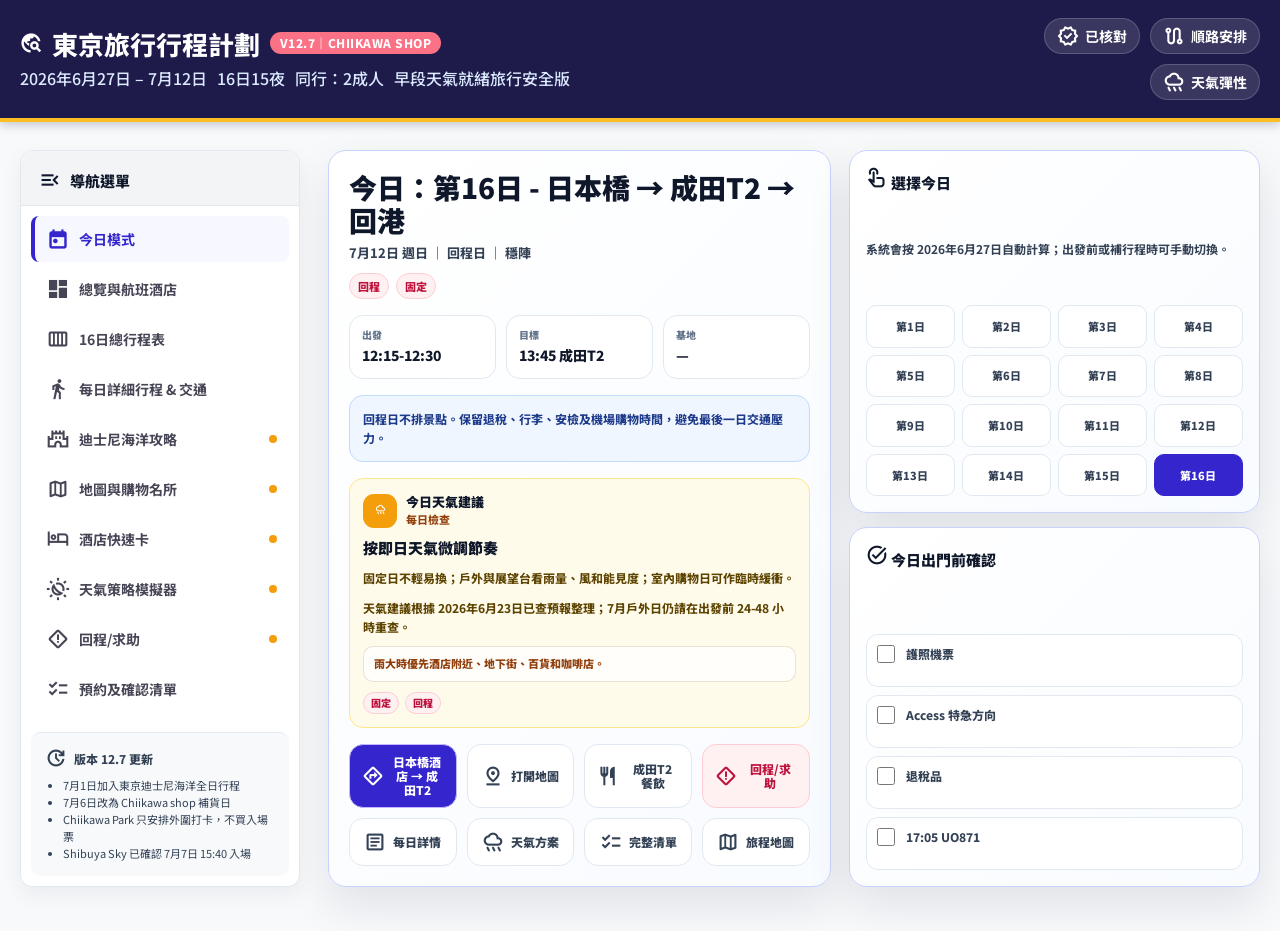
<file: tokyo_itineray.html>
<!DOCTYPE html>
<html lang="zh-Hant">
<head>
  <meta charset="UTF-8">
  <meta name="viewport" content="width=device-width, initial-scale=1.0">
  <meta name="theme-color" content="#171343">
  <meta name="apple-mobile-web-app-capable" content="yes">
  <meta name="apple-mobile-web-app-title" content="東京旅行">
  <meta name="apple-mobile-web-app-status-bar-style" content="black-translucent">
  <meta http-equiv="refresh" content="0; url=tokyo_itinerary.html">
  <link rel="manifest" href="./manifest.webmanifest">
  <link rel="apple-touch-icon" href="./assets/icons/icon-180.png">
  <title>東京旅行儀表板 2026</title>
  <script>
    location.replace(`tokyo_itinerary.html${location.hash || ""}`);
  </script>
</head>
<body>
  <p>這是舊連結，正在轉到新版東京旅行儀表板。</p>
  <p><a href="tokyo_itinerary.html">立即開啟新版</a></p>
</body>
</html>
</file>
<file: assets/css/style.css>
:root {
      --surface: #f7f9fb;
      --surface-lowest: #ffffff;
      --surface-low: #f2f4f6;
      --surface-container: #eceef0;
      --surface-high: #e6e8ea;
      --on-surface: #191c1e;
      --on-variant: #464555;
      --outline: #777587;
      --outline-variant: #c7c4d8;
      --slate-900: #0f172a;
      --slate-800: #1e293b;
      --slate-700: #334155;
      --slate-600: #334155;
      --slate-500: #64748b;
      --slate-300: #cbd5e1;
      --slate-200: #e2e8f0;
      --slate-100: #f1f5f9;
      --primary: #3525cd;
      --primary-ui: #4f46e5;
      --primary-fixed: #e2dfff;
      --primary-soft: #eef2ff;
      --header: #1e1b4b;
      --emerald: #059669;
      --emerald-soft: #ecfdf5;
      --amber: #f59e0b;
      --amber-soft: #fffbeb;
      --rose: #e11d48;
      --rose-soft: #fff1f2;
      --blue: #2563eb;
      --blue-soft: #eff6ff;
      --purple-soft: #faf5ff;
      --joy-coral: #fb7185;
      --joy-coral-soft: #fff1f2;
      --joy-sun: #fbbf24;
      --joy-sun-soft: #fffbeb;
      --joy-sky: #0ea5e9;
      --joy-sky-soft: #eff6ff;
      --joy-mint: #10b981;
      --joy-mint-soft: #ecfdf5;
      --radius-card: 12px;
      --radius-ui: 8px;
      --shadow-header: 0 2px 10px rgba(15, 23, 42, 0.25);
      --shadow-card: 0 8px 22px rgba(15, 23, 42, 0.06);
    }

    * { box-sizing: border-box; }
    html { scroll-behavior: smooth; }
    body {
      margin: 0;
      min-height: 100vh;
      color: var(--on-surface);
      background: var(--surface);
      font-family: "Noto Sans HK", system-ui, -apple-system, BlinkMacSystemFont, "Segoe UI", sans-serif;
      overflow-x: hidden;
      -webkit-font-smoothing: antialiased;
      text-rendering: optimizeLegibility;
    }
    .home-page {
      min-height: 100vh;
      background:
        linear-gradient(135deg, rgba(30,27,75,.84), rgba(53,37,205,.52)),
        url("https://images.unsplash.com/photo-1540959733332-eab4deabeeaf?auto=format&fit=crop&w=1600&q=80") center/cover;
    }
    .home-landing {
      min-height: 100vh;
      display: grid;
      place-items: center;
      padding: 24px;
    }
    .home-card {
      width: min(100%, 560px);
      padding: 30px;
      border: 1px solid rgba(255,255,255,.24);
      border-radius: 22px;
      background: rgba(255,255,255,.94);
      box-shadow: 0 24px 60px rgba(15,23,42,.28);
      backdrop-filter: blur(14px);
    }
    .home-kicker {
      display: inline-flex;
      min-height: 28px;
      align-items: center;
      padding: 6px 10px;
      border-radius: 999px;
      background: var(--primary-soft);
      color: var(--primary);
      font-size: 12px;
      line-height: 1;
      font-weight: 850;
    }
    .home-card h1 {
      margin: 16px 0 0;
      color: var(--slate-900);
      font-size: 34px;
      line-height: 1.12;
      font-weight: 900;
    }
    .home-card p {
      margin: 12px 0 0;
      color: var(--slate-600);
      font-size: 15px;
      line-height: 1.6;
      font-weight: 750;
    }
    .home-primary-btn {
      min-height: 48px;
      margin-top: 22px;
      padding: 12px 16px;
      border-radius: 14px;
      background: var(--primary);
      color: #fff;
      display: inline-flex;
      align-items: center;
      justify-content: center;
      text-decoration: none;
      font-size: 14px;
      line-height: 1;
      font-weight: 850;
    }
    .home-link-row {
      display: flex;
      flex-wrap: wrap;
      gap: 8px;
      margin-top: 16px;
    }
    .home-link-row a {
      min-height: 34px;
      padding: 8px 10px;
      border: 1px solid var(--slate-200);
      border-radius: 999px;
      background: #fff;
      color: var(--slate-700);
      display: inline-flex;
      align-items: center;
      text-decoration: none;
      font-size: 12px;
      line-height: 1;
      font-weight: 800;
    }
    .material-symbols-outlined {
      font-family: "Material Symbols Outlined";
      font-weight: normal;
      font-style: normal;
      font-size: 22px;
      line-height: 1;
      letter-spacing: normal;
      text-transform: none;
      display: inline-flex;
      white-space: nowrap;
      word-wrap: normal;
      direction: ltr;
      -webkit-font-feature-settings: "liga";
      -webkit-font-smoothing: antialiased;
      font-variation-settings: "FILL" 0, "wght" 500, "GRAD" 0, "opsz" 24;
      flex: 0 0 auto;
    }
    .material-symbols-outlined.fill { font-variation-settings: "FILL" 1, "wght" 600, "GRAD" 0, "opsz" 24; }

    .topbar {
      position: sticky;
      top: 0;
      z-index: 50;
      color: #fff;
      background: var(--header);
      box-shadow: var(--shadow-header);
      border-bottom: 4px solid var(--joy-sun);
    }
    html.is-standalone .topbar {
      padding-top: env(safe-area-inset-top);
    }
    .topbar-inner {
      width: min(100%, 1600px);
      margin: 0 auto;
      padding: 18px 20px;
      display: flex;
      align-items: center;
      justify-content: space-between;
      gap: 18px;
    }
    .brand-title {
      margin: 0;
      display: flex;
      flex-wrap: wrap;
      align-items: center;
      gap: 10px;
      font-size: 26px;
      line-height: 1.2;
      font-weight: 800;
      letter-spacing: 0;
    }
    .topbar-inner > div:first-child {
      min-width: 0;
      width: 100%;
      max-width: 100%;
    }
    .subtitle {
      margin: 8px 0 0;
      color: #dbeafe;
      font-size: 16px;
      line-height: 1.45;
      font-weight: 500;
      display: flex;
      flex-wrap: wrap;
      gap: 4px 10px;
      overflow-wrap: anywhere;
    }
    .subtitle span { white-space: nowrap; }
    .version-pill {
      display: inline-flex;
      align-items: center;
      padding: 5px 10px;
      border-radius: 999px;
      background: var(--joy-coral);
      color: #fff;
      font-size: 12px;
      line-height: 1;
      font-weight: 800;
      letter-spacing: .04em;
      text-transform: uppercase;
    }
    .principles {
      display: flex;
      flex-wrap: wrap;
      justify-content: flex-end;
      gap: 10px;
    }
    .principle-chip {
      display: inline-flex;
      align-items: center;
      gap: 6px;
      min-height: 32px;
      padding: 6px 12px;
      border: 1px solid rgba(255,255,255,.18);
      border-radius: 999px;
      background: rgba(255,255,255,.12);
      color: #fff;
      font-size: 14px;
      font-weight: 700;
      white-space: nowrap;
    }

    .shell {
      width: min(100%, 1600px);
      margin: 0 auto;
      padding: 28px 20px 44px;
      display: grid;
      grid-template-columns: 280px minmax(0, 1fr);
      gap: 28px;
    }
    .sidebar {
      position: sticky;
      top: 118px;
      align-self: start;
      overflow: hidden;
      border: 1px solid var(--slate-200);
      border-radius: var(--radius-card);
      background: var(--surface-lowest);
      box-shadow: var(--shadow-card);
    }
    .sidebar-head {
      padding: 18px 18px 14px;
      border-bottom: 1px solid var(--slate-200);
      background: var(--surface-low);
    }
    .sidebar-title {
      margin: 0;
      display: flex;
      align-items: center;
      gap: 9px;
      color: var(--slate-900);
      font-size: 15px;
      font-weight: 800;
    }
    .nav-list {
      padding: 10px;
      display: grid;
      gap: 4px;
    }
    .nav-btn {
      width: 100%;
      min-height: 46px;
      padding: 11px 12px;
      border: 0;
      border-left: 4px solid transparent;
      border-radius: 8px;
      background: transparent;
      color: var(--on-variant);
      display: flex;
      align-items: center;
      justify-content: space-between;
      gap: 10px;
      font: inherit;
      font-size: 14px;
      line-height: 1.3;
      font-weight: 700;
      text-align: left;
      cursor: pointer;
      transition: background .15s ease, color .15s ease, border .15s ease;
    }
    .nav-btn:hover { background: var(--surface-low); color: var(--slate-900); }
    .nav-btn.active {
      border-left-color: var(--primary);
      background: #f7f7ff;
      color: var(--primary);
    }
    .nav-label {
      display: flex;
      align-items: center;
      gap: 10px;
      min-width: 0;
    }
    .mini-dot {
      width: 8px;
      height: 8px;
      border-radius: 999px;
      background: var(--amber);
    }
    .update-box {
      margin: 10px;
      padding: 14px;
      border-top: 1px solid var(--slate-200);
      background: var(--surface);
      border-radius: 10px;
    }
    .update-box p {
      margin: 0 0 8px;
      display: flex;
      align-items: center;
      gap: 7px;
      color: var(--slate-600);
      font-size: 12px;
      font-weight: 800;
    }
    .update-box ul {
      margin: 0;
      padding-left: 18px;
      color: var(--slate-600);
      font-size: 11px;
      line-height: 1.55;
    }

    .main {
      min-width: 0;
      display: grid;
      gap: 24px;
    }
    .tab-content {
      display: none;
      min-width: 0;
    }
    .tab-content.active { display: grid; gap: 24px; }
    .tab-content.active > * {
      min-width: 0;
      max-width: 100%;
    }
    .section-title {
      margin: 0;
      display: flex;
      align-items: center;
      gap: 10px;
      color: var(--slate-900);
      font-size: 20px;
      line-height: 1.3;
      font-weight: 800;
    }
    .muted {
      color: var(--slate-500);
      font-size: 13px;
      line-height: 1.55;
    }
    .card {
      max-width: 100%;
      overflow: hidden;
      border: 1px solid #dbeafe;
      border-radius: var(--radius-card);
      background: var(--surface-lowest);
      box-shadow: var(--shadow-card);
    }
    .card-pad { padding: 24px; }
    .card-head {
      padding: 18px 22px;
      border-bottom: 1px solid var(--slate-200);
      background: #f8fbff;
      display: flex;
      align-items: center;
      justify-content: space-between;
      gap: 16px;
    }
    .grid-2 {
      display: grid;
      grid-template-columns: repeat(2, minmax(0, 1fr));
      gap: 20px;
    }
    .grid-3 {
      display: grid;
      grid-template-columns: repeat(3, minmax(0, 1fr));
      gap: 16px;
    }
    .grid-4 {
      display: grid;
      grid-template-columns: repeat(4, minmax(0, 1fr));
      gap: 16px;
    }
    .flight-card, .fact-card, .hotel-card, .guide-card {
      min-width: 0;
      max-width: 100%;
      border: 1px solid var(--slate-200);
      border-radius: var(--radius-card);
      background: #fff;
      box-shadow: var(--shadow-card);
    }
    .flight-card { padding: 22px; position: relative; overflow: hidden; }
    .flight-card::after {
      content: "";
      position: absolute;
      top: 0;
      right: 0;
      width: 74px;
      height: 74px;
      border-bottom-left-radius: 999px;
      background: var(--joy-sun-soft);
      z-index: 0;
    }
    .flight-card > * { position: relative; z-index: 1; }
    .flight-top {
      display: flex;
      align-items: flex-start;
      justify-content: space-between;
      gap: 16px;
      padding-bottom: 16px;
      border-bottom: 1px solid var(--slate-100);
    }
    .badge {
      display: inline-flex;
      align-items: center;
      gap: 5px;
      min-height: 22px;
      padding: 4px 8px;
      border-radius: 7px;
      font-size: 10px;
      line-height: 1;
      font-weight: 800;
      letter-spacing: .04em;
      text-transform: uppercase;
      white-space: nowrap;
    }
    .badge-indigo { color: var(--primary); background: var(--primary-soft); }
    .badge-emerald { color: var(--emerald); background: var(--emerald-soft); border: 1px solid #bbf7d0; }
    .badge-blue { color: var(--blue); background: var(--blue-soft); }
    .badge-amber { color: #92400e; background: var(--amber-soft); border: 1px solid #fde68a; }
    .badge-rose { color: var(--rose); background: var(--rose-soft); border: 1px solid #fecdd3; }
    .badge-coral { color: #be123c; background: var(--joy-coral-soft); border: 1px solid #fecdd3; }
    .flight-number {
      margin: 8px 0 0;
      color: var(--slate-900);
      font-size: 16px;
      font-weight: 800;
    }
    .flight-path {
      margin-top: 18px;
      display: grid;
      grid-template-columns: 1fr minmax(120px, .8fr) 1fr;
      align-items: center;
      gap: 14px;
    }
    .time {
      color: var(--slate-900);
      font-size: 26px;
      line-height: 1;
      font-weight: 800;
    }
    .airport {
      margin-top: 7px;
      color: var(--slate-600);
      font-size: 13px;
      font-weight: 700;
    }
    .terminal {
      margin-top: 4px;
      color: var(--slate-500);
      font-size: 12px;
      font-weight: 500;
    }
    .route-line {
      display: grid;
      place-items: center;
      gap: 6px;
      color: #94a3b8;
      font-size: 12px;
      font-weight: 700;
    }
    .route-line .line {
      width: 100%;
      height: 1px;
      background: var(--slate-300);
      position: relative;
    }
    .route-line .material-symbols-outlined {
      position: absolute;
      left: 50%;
      top: 50%;
      transform: translate(-50%, -50%);
      background: #fff;
      color: #94a3b8;
      padding: 0 8px;
      font-size: 20px;
    }
    .price-pill {
      display: inline-flex;
      align-items: center;
      gap: 7px;
      padding: 8px 14px;
      border: 1px solid #c4b5fd;
      border-radius: 999px;
      background: #eef2ff;
      color: var(--primary);
      font-size: 16px;
      font-weight: 800;
      white-space: nowrap;
    }
    .info-box {
      min-width: 0;
      max-width: 100%;
      padding: 13px 14px;
      border: 1px solid #bfdbfe;
      border-radius: 10px;
      background: var(--blue-soft);
      color: #1e3a8a;
      font-size: 12px;
      line-height: 1.55;
      overflow-wrap: anywhere;
    }
    .info-box strong { color: #1d4ed8; }
    .connection-status {
      position: sticky;
      top: 0;
      z-index: 10000;
      padding: 10px 14px;
      background: #fff3cd;
      color: #5d4300;
      border-bottom: 1px solid rgba(93, 67, 0, .18);
      text-align: center;
      font-size: 13px;
      line-height: 1.45;
      font-weight: 850;
    }
    html.is-offline .today-action[href^="https://www.google.com"],
    html.is-offline .map-link[href^="https://www.google.com"],
    html.is-offline .hotel-map-btn[href^="https://www.google.com"] {
      border-color: #fde68a;
      background: #fffbeb;
      color: #92400e;
    }
    .eyebrow {
      margin: 0 0 6px;
      color: var(--primary);
      font-size: 11px;
      line-height: 1;
      font-weight: 900;
      letter-spacing: .08em;
      text-transform: uppercase;
    }
    .today-dashboard {
      display: grid;
      grid-template-columns: minmax(0, 1.1fr) minmax(320px, .9fr);
      gap: 18px;
    }
    .today-card {
      min-width: 0;
      overflow: hidden;
      border: 1px solid #c7d2fe;
      border-radius: 18px;
      background: linear-gradient(135deg, #ffffff, #f8fbff);
      box-shadow: 0 18px 44px rgba(15, 23, 42, .10);
    }
    .today-hero-card {
      padding: 20px;
      display: grid;
      gap: 16px;
    }
    .today-topline {
      display: flex;
      flex-wrap: wrap;
      align-items: center;
      justify-content: space-between;
      gap: 10px;
    }
    .today-title {
      margin: 0;
      color: var(--slate-900);
      font-size: 28px;
      line-height: 1.18;
      font-weight: 900;
    }
    .today-subtitle {
      margin: 6px 0 0;
      color: var(--slate-600);
      font-size: 13px;
      line-height: 1.5;
      font-weight: 750;
    }
    .today-status-row {
      display: flex;
      flex-wrap: wrap;
      gap: 7px;
    }
    .status-label {
      display: inline-flex;
      align-items: center;
      gap: 5px;
      min-height: 26px;
      padding: 5px 8px;
      border-radius: 999px;
      font-size: 11px;
      line-height: 1;
      font-weight: 850;
      white-space: nowrap;
    }
    .status-fixed { color: #be123c; background: var(--joy-coral-soft); border: 1px solid #fecdd3; }
    .status-flex { color: var(--primary); background: var(--primary-soft); border: 1px solid #c4b5fd; }
    .status-booked { color: #047857; background: var(--joy-mint-soft); border: 1px solid #a7f3d0; }
    .status-check { color: #92400e; background: var(--joy-sun-soft); border: 1px solid #fde68a; }
    .today-action-grid {
      display: grid;
      grid-template-columns: repeat(4, minmax(0, 1fr));
      gap: 10px;
    }
    .today-action {
      min-height: 48px;
      padding: 10px 12px;
      border: 1px solid var(--slate-200);
      border-radius: 14px;
      background: #fff;
      color: var(--slate-700);
      display: inline-flex;
      align-items: center;
      justify-content: center;
      gap: 7px;
      font: inherit;
      font-size: 12px;
      line-height: 1.15;
      font-weight: 850;
      text-align: center;
      text-decoration: none;
      cursor: pointer;
    }
    .today-action.primary {
      border-color: #c4b5fd;
      background: var(--primary);
      color: #fff;
    }
    .today-action.alert {
      border-color: #fecdd3;
      background: var(--joy-coral-soft);
      color: #be123c;
    }
    .today-action:hover {
      transform: translateY(-1px);
      box-shadow: var(--shadow-card);
    }
    .today-fact-grid {
      display: grid;
      grid-template-columns: repeat(3, minmax(0, 1fr));
      gap: 10px;
    }
    .today-fact {
      padding: 12px;
      border: 1px solid var(--slate-200);
      border-radius: 14px;
      background: #fff;
    }
    .today-fact span {
      display: block;
      color: var(--slate-500);
      font-size: 10px;
      line-height: 1.3;
      font-weight: 850;
      text-transform: uppercase;
    }
    .today-fact strong {
      display: block;
      margin-top: 5px;
      color: var(--slate-900);
      font-size: 14px;
      line-height: 1.35;
      font-weight: 850;
    }
    .today-note-box {
      padding: 13px;
      border: 1px solid #bfdbfe;
      border-radius: 14px;
      background: var(--blue-soft);
      color: #1e3a8a;
      font-size: 12px;
      line-height: 1.6;
      font-weight: 750;
    }
    .today-weather-card {
      display: grid;
      gap: 10px;
      padding: 13px;
      border: 1px solid #fde68a;
      border-radius: 14px;
      background: #fffbeb;
      color: #92400e;
    }
    .today-weather-head {
      display: flex;
      align-items: center;
      gap: 9px;
    }
    .today-weather-head > .material-symbols-outlined {
      width: 34px;
      height: 34px;
      display: grid;
      place-items: center;
      border-radius: 11px;
      color: #fff;
      background: var(--amber);
    }
    .today-weather-head strong,
    .today-weather-head span {
      display: block;
    }
    .today-weather-head strong {
      color: var(--slate-900);
      font-size: 13px;
      line-height: 1.35;
      font-weight: 900;
    }
    .today-weather-head span {
      margin-top: 2px;
      color: #92400e;
      font-size: 11px;
      line-height: 1.35;
      font-weight: 800;
    }
    .today-weather-card h3 {
      margin: 0;
      color: var(--slate-900);
      font-size: 15px;
      line-height: 1.35;
      font-weight: 900;
    }
    .today-weather-card p {
      margin: 0;
      color: #5d4300;
      font-size: 12px;
      line-height: 1.6;
      font-weight: 750;
    }
    .weather-action-note {
      padding: 9px 10px;
      border: 1px solid rgba(146, 64, 14, .16);
      border-radius: 10px;
      background: rgba(255,255,255,.76);
      color: #92400e;
      font-size: 11px;
      line-height: 1.45;
      font-weight: 850;
    }
    .weather-tag-row {
      display: flex;
      flex-wrap: wrap;
      gap: 6px;
    }
    .weather-badge {
      display: inline-flex;
      align-items: center;
      min-height: 22px;
      padding: 4px 7px;
      border-radius: 999px;
      border: 1px solid var(--slate-200);
      background: #fff;
      color: var(--slate-600);
      font-size: 10px;
      line-height: 1;
      font-weight: 900;
      white-space: nowrap;
    }
    .weather-badge.fixed,
    .weather-badge.return,
    .weather-badge.hotel-transfer {
      border-color: #fecdd3;
      background: var(--joy-coral-soft);
      color: #be123c;
    }
    .weather-badge.rain-safe,
    .weather-badge.indoor,
    .weather-badge.indoor-first,
    .weather-badge.indoor-shopping,
    .weather-badge.rain-shelter,
    .weather-badge.packing,
    .weather-badge.buffer {
      border-color: #bbf7d0;
      background: var(--joy-mint-soft);
      color: #047857;
    }
    .weather-badge.visibility-needed,
    .weather-badge.evening-view,
    .weather-badge.wind-sensitive,
    .weather-badge.outdoor,
    .weather-badge.outdoor-later,
    .weather-badge.outdoor-light {
      border-color: #bfdbfe;
      background: var(--joy-sky-soft);
      color: #1d4ed8;
    }
    .weather-badge.swap-candidate,
    .weather-badge.rain-aware,
    .weather-badge.rain-gear-needed {
      border-color: #fde68a;
      background: var(--joy-sun-soft);
      color: #92400e;
    }
    .weather-badge.arrival,
    .weather-badge.shopping {
      border-color: #c4b5fd;
      background: var(--primary-soft);
      color: var(--primary);
    }
    .table-weather-tags {
      margin-top: 8px;
    }
    .today-side {
      display: grid;
      gap: 14px;
    }
    .today-picker-card,
    .panic-card {
      padding: 16px;
      display: grid;
      gap: 12px;
    }
    .today-picker-card h3,
    .panic-card h3 {
      margin: 0;
      color: var(--slate-900);
      font-size: 15px;
      line-height: 1.35;
      font-weight: 850;
    }
    .today-picker-card p,
    .panic-card p {
      margin: 0;
      color: var(--slate-600);
      font-size: 12px;
      line-height: 1.55;
      font-weight: 700;
    }
    .today-day-grid {
      display: grid;
      grid-template-columns: repeat(4, minmax(0, 1fr));
      gap: 7px;
    }
    .today-day-btn {
      min-height: 34px;
      border: 1px solid var(--slate-200);
      border-radius: 10px;
      background: #fff;
      color: var(--slate-700);
      font: inherit;
      font-size: 11px;
      line-height: 1;
      font-weight: 850;
      cursor: pointer;
    }
    .today-day-btn.active {
      border-color: var(--primary);
      background: var(--primary);
      color: #fff;
    }
    .today-checklist {
      display: grid;
      gap: 8px;
    }
    .today-check-row {
      display: grid;
      grid-template-columns: 20px 1fr;
      gap: 9px;
      align-items: start;
      padding: 10px;
      border: 1px solid var(--slate-200);
      border-radius: 12px;
      background: #fff;
      color: var(--slate-700);
      font-size: 12px;
      line-height: 1.45;
      font-weight: 800;
    }
    .today-check-row input {
      width: 18px;
      height: 18px;
      margin: 0;
      accent-color: var(--primary);
    }
    .panic-grid {
      display: grid;
      grid-template-columns: repeat(2, minmax(0, 1fr));
      gap: 10px;
    }
    .offline-card {
      border-color: #fde68a;
      background:
        linear-gradient(135deg, rgba(255, 251, 235, .86), rgba(255, 255, 255, 1));
    }
    .offline-pack-control {
      display: grid;
      grid-template-columns: minmax(0, 1fr) auto;
      gap: 12px;
      align-items: center;
      margin-bottom: 16px;
      padding: 14px;
      border: 1px solid #fde68a;
      border-radius: 14px;
      background: #fffbeb;
    }
    .offline-pack-control strong,
    .offline-pack-control span {
      display: block;
    }
    .offline-pack-control strong {
      color: var(--slate-900);
      font-size: 14px;
      line-height: 1.35;
      font-weight: 900;
    }
    .offline-pack-control span,
    .offline-pack-status {
      margin: 4px 0 0;
      color: #92400e;
      font-size: 12px;
      line-height: 1.5;
      font-weight: 750;
    }
    .offline-pack-btn,
    .copy-btn {
      min-height: 38px;
      padding: 9px 12px;
      border: 1px solid #c4b5fd;
      border-radius: 999px;
      background: var(--primary);
      color: #fff;
      display: inline-flex;
      align-items: center;
      justify-content: center;
      gap: 6px;
      font: inherit;
      font-size: 12px;
      line-height: 1;
      font-weight: 850;
      text-decoration: none;
      cursor: pointer;
      white-space: nowrap;
    }
    .offline-pack-btn.is-ready,
    .copy-btn.is-copied {
      border-color: #bbf7d0;
      background: var(--emerald);
    }
    .offline-pack-btn.is-error {
      border-color: #fecdd3;
      background: var(--rose);
    }
    .offline-pack-btn.secondary {
      border-color: var(--slate-200);
      background: #fff;
      color: var(--slate-700);
    }
    .copy-btn.secondary {
      border-color: var(--slate-200);
      background: #fff;
      color: var(--slate-700);
    }
    .offline-return-grid {
      display: grid;
      grid-template-columns: repeat(2, minmax(0, 1fr));
      gap: 14px;
    }
    .offline-return-item {
      overflow: hidden;
      border: 1px solid var(--slate-200);
      border-radius: 16px;
      background: #fff;
      box-shadow: var(--shadow-card);
    }
    .offline-return-item img,
    .offline-map-grid img {
      display: block;
      width: 100%;
      height: auto;
      background: var(--surface-low);
    }
    .offline-return-body {
      padding: 14px;
      display: grid;
      gap: 8px;
    }
    .offline-return-body h3 {
      margin: 0;
      color: var(--slate-900);
      font-size: 16px;
      line-height: 1.35;
      font-weight: 900;
    }
    .offline-return-body p {
      margin: 0;
      color: var(--slate-600);
      font-size: 12px;
      line-height: 1.6;
      font-weight: 700;
    }
    .offline-return-body strong {
      color: var(--slate-900);
    }
    .offline-action-row {
      display: flex;
      flex-wrap: wrap;
      gap: 8px;
      margin-top: 4px;
    }
    .offline-map-grid {
      display: grid;
      grid-template-columns: repeat(2, minmax(0, 1fr));
      gap: 14px;
      margin-top: 14px;
    }
    .offline-map-grid figure {
      overflow: hidden;
      margin: 0;
      border: 1px solid var(--slate-200);
      border-radius: 16px;
      background: #fff;
      box-shadow: var(--shadow-card);
    }
    .offline-map-grid figcaption {
      padding: 10px 12px;
      color: var(--slate-600);
      font-size: 12px;
      line-height: 1.5;
      font-weight: 750;
    }
    .trip-strip {
      display: grid;
      grid-template-columns: repeat(4, minmax(0, 1fr));
      gap: 14px;
    }
    .trip-tile {
      display: flex;
      align-items: center;
      gap: 12px;
      min-height: 86px;
      padding: 14px;
      border: 1px solid var(--slate-200);
      border-radius: var(--radius-card);
      background: #fff;
      color: inherit;
      text-align: left;
      text-decoration: none;
      font: inherit;
      box-shadow: var(--shadow-card);
      cursor: pointer;
    }
    .trip-tile:hover {
      border-color: #c4b5fd;
      background: #fbfbff;
      transform: translateY(-1px);
    }
    .trip-tile:focus-visible {
      outline: 3px solid #c4b5fd;
      outline-offset: 3px;
    }
    .trip-tile .material-symbols-outlined {
      width: 40px;
      height: 40px;
      border-radius: 12px;
      display: inline-grid;
      place-items: center;
      font-size: 23px;
    }
    .trip-tile strong {
      display: block;
      color: var(--slate-900);
      font-size: 14px;
      line-height: 1.3;
      font-weight: 800;
    }
    .trip-tile span:last-child {
      display: block;
      margin-top: 4px;
      color: var(--slate-500);
      font-size: 11px;
      line-height: 1.4;
      font-weight: 700;
    }
    .tile-sun .material-symbols-outlined { color: #b45309; background: var(--joy-sun-soft); }
    .tile-coral .material-symbols-outlined { color: #be123c; background: var(--joy-coral-soft); }
    .tile-sky .material-symbols-outlined { color: var(--blue); background: var(--joy-sky-soft); }
    .tile-mint .material-symbols-outlined { color: #047857; background: var(--joy-mint-soft); }
    .today-ops {
      display: grid;
      grid-template-columns: 1fr auto;
      gap: 14px;
      align-items: center;
      padding: 16px;
      border: 1px solid #bfdbfe;
      border-radius: 16px;
      background:
        linear-gradient(135deg, rgba(239,246,255,.98), rgba(255,255,255,.96));
      box-shadow: var(--shadow-card);
    }
    .today-ops h3 {
      margin: 0;
      color: var(--slate-900);
      font-size: 16px;
      line-height: 1.35;
      font-weight: 800;
    }
    .today-ops p {
      margin: 5px 0 0;
      color: var(--slate-600);
      font-size: 12px;
      line-height: 1.55;
      font-weight: 700;
    }
    .today-ops-actions {
      display: flex;
      flex-wrap: wrap;
      justify-content: flex-end;
      gap: 8px;
    }
    .ops-btn {
      min-height: 36px;
      padding: 8px 10px;
      border: 1px solid #c4b5fd;
      border-radius: 999px;
      background: var(--primary-soft);
      color: var(--primary);
      display: inline-flex;
      align-items: center;
      justify-content: center;
      gap: 6px;
      font: inherit;
      font-size: 12px;
      line-height: 1;
      font-weight: 800;
      cursor: pointer;
      text-decoration: none;
      white-space: nowrap;
    }
    .ops-btn.secondary {
      border-color: var(--slate-200);
      background: #fff;
      color: var(--slate-700);
    }
    .travel-hero {
      position: relative;
      min-height: 330px;
      overflow: hidden;
      border-radius: 18px;
      border: 1px solid rgba(255,255,255,.4);
      background:
        linear-gradient(90deg, rgba(15, 23, 42, .88), rgba(30, 27, 75, .48), rgba(251, 113, 133, .16)),
        url("https://images.unsplash.com/photo-1540959733332-eab4deabeeaf?auto=format&fit=crop&w=1600&q=80") center/cover;
      box-shadow: 0 18px 44px rgba(15, 23, 42, .18);
    }
    .travel-hero[data-jump-tab] {
      cursor: pointer;
    }
    .travel-hero[data-jump-tab]:focus-visible {
      outline: 3px solid var(--joy-sun);
      outline-offset: 4px;
    }
    .travel-hero-content {
      min-height: 330px;
      max-width: 660px;
      padding: 34px;
      display: flex;
      flex-direction: column;
      justify-content: flex-end;
      color: #fff;
    }
    .hero-kicker {
      display: inline-flex;
      align-items: center;
      gap: 7px;
      width: fit-content;
      padding: 7px 11px;
      border: 1px solid rgba(255,255,255,.25);
      border-radius: 999px;
      background: rgba(255,255,255,.16);
      font-size: 12px;
      font-weight: 800;
      backdrop-filter: blur(8px);
    }
    .travel-hero h2 {
      margin: 14px 0 0;
      font-size: 34px;
      line-height: 1.12;
      font-weight: 800;
      letter-spacing: 0;
      overflow-wrap: anywhere;
    }
    .travel-hero p {
      margin: 12px 0 0;
      max-width: 560px;
      color: #eef2ff;
      font-size: 15px;
      line-height: 1.65;
      font-weight: 600;
    }
    .hero-actions {
      display: flex;
      flex-wrap: wrap;
      gap: 10px;
      margin-top: 18px;
    }
    .hero-chip {
      display: inline-flex;
      align-items: center;
      gap: 6px;
      padding: 8px 11px;
      border: 0;
      border-radius: 999px;
      background: #fff;
      color: var(--slate-900);
      font: inherit;
      font-size: 12px;
      line-height: 1;
      font-weight: 800;
      box-shadow: 0 8px 18px rgba(15, 23, 42, .15);
      cursor: pointer;
      text-decoration: none;
    }
    .hero-chip:hover {
      background: var(--joy-sun-soft);
      color: #92400e;
      transform: translateY(-1px);
    }
    .hero-chip:focus-visible {
      outline: 3px solid var(--joy-sun);
      outline-offset: 3px;
    }
    .pocket-grid {
      display: grid;
      grid-template-columns: repeat(4, minmax(0, 1fr));
      gap: 12px;
    }
    .pocket-tool {
      min-height: 88px;
      padding: 14px;
      border: 1px solid var(--slate-200);
      border-radius: 14px;
      background: #fff;
      color: var(--slate-900);
      display: grid;
      gap: 8px;
      align-content: start;
      text-align: left;
      text-decoration: none;
      box-shadow: var(--shadow-card);
      cursor: pointer;
    }
    button.pocket-tool {
      font: inherit;
    }
    .pocket-tool .material-symbols-outlined {
      width: 34px;
      height: 34px;
      border-radius: 10px;
      display: grid;
      place-items: center;
      color: var(--primary);
      background: var(--primary-soft);
    }
    .pocket-tool strong {
      display: block;
      color: var(--slate-900);
      font-size: 13px;
      line-height: 1.3;
      font-weight: 800;
    }
    .pocket-tool span:last-child {
      color: var(--slate-500);
      font-size: 11px;
      line-height: 1.45;
      font-weight: 700;
    }
    .pocket-tool:hover {
      border-color: #c4b5fd;
      background: #fbfbff;
    }
    .visual-grid {
      display: grid;
      grid-template-columns: 1.35fr 1fr 1fr;
      grid-auto-rows: 190px;
      gap: 14px;
    }
    .visual-card {
      position: relative;
      min-height: 180px;
      overflow: hidden;
      border-radius: 16px;
      border: 1px solid rgba(255,255,255,.55);
      background: var(--image) center/cover;
      box-shadow: var(--shadow-card);
    }
    .visual-card[data-jump-tab],
    .shopping-image[data-jump-tab],
    .map-pin[data-jump-tab] {
      cursor: pointer;
    }
    .visual-card[data-jump-tab]:hover,
    .shopping-image[data-jump-tab]:hover {
      transform: translateY(-2px);
      box-shadow: 0 14px 30px rgba(15, 23, 42, .16);
    }
    .visual-card[data-jump-tab]:focus-visible,
    .shopping-image[data-jump-tab]:focus-visible,
    .map-pin[data-jump-tab]:focus-visible {
      outline: 3px solid #fbbf24;
      outline-offset: 3px;
    }
    .visual-card.large { grid-row: span 2; }
    .visual-card::after {
      content: "";
      position: absolute;
      inset: 0;
      background: linear-gradient(180deg, rgba(15,23,42,0), rgba(15,23,42,.76));
    }
    .visual-caption {
      position: absolute;
      left: 16px;
      right: 16px;
      bottom: 16px;
      z-index: 1;
      color: #fff;
    }
    .visual-caption strong {
      display: block;
      font-size: 17px;
      line-height: 1.25;
      font-weight: 800;
    }
    .visual-caption span {
      display: block;
      margin-top: 5px;
      color: #e0f2fe;
      font-size: 12px;
      line-height: 1.4;
      font-weight: 700;
    }
    .tap-cue {
      display: inline-flex;
      align-items: center;
      gap: 5px;
      width: fit-content;
      margin-top: 10px;
      padding: 6px 8px;
      border-radius: 999px;
      background: rgba(255,255,255,.95);
      color: var(--primary);
      font-size: 11px;
      line-height: 1;
      font-weight: 800;
      box-shadow: 0 6px 16px rgba(15,23,42,.16);
    }
    .tap-cue .material-symbols-outlined { font-size: 15px; }
    .route-map-card {
      display: grid;
      grid-template-columns: minmax(0, .9fr) minmax(0, 1.1fr);
      gap: 20px;
      padding: 22px;
      border: 1px solid #bfdbfe;
      border-radius: 18px;
      background:
        radial-gradient(circle at top left, rgba(251,191,36,.22), transparent 28%),
        radial-gradient(circle at bottom right, rgba(14,165,233,.16), transparent 30%),
        #fff;
      box-shadow: var(--shadow-card);
    }
    .map-panel {
      position: relative;
      min-height: 390px;
      overflow: hidden;
      border-radius: 16px;
      border: 1px solid #dbeafe;
      background:
        linear-gradient(135deg, rgba(239,246,255,.94), rgba(250,245,255,.9)),
        url("https://images.unsplash.com/photo-1536098561742-ca998e48cbcc?auto=format&fit=crop&w=1200&q=80") center/cover;
    }
    .map-panel::after {
      content: "";
      position: absolute;
      inset: 0;
      background-image:
        linear-gradient(rgba(79,70,229,.08) 1px, transparent 1px),
        linear-gradient(90deg, rgba(79,70,229,.08) 1px, transparent 1px);
      background-size: 34px 34px;
      opacity: .7;
    }
    .map-line {
      position: absolute;
      inset: 52px 52px 62px 56px;
      border: 3px dashed rgba(79,70,229,.55);
      border-left-color: transparent;
      border-bottom-color: rgba(251,113,133,.65);
      border-radius: 46% 54% 42% 58%;
      transform: rotate(-5deg);
      z-index: 1;
    }
    .map-pin {
      position: absolute;
      z-index: 2;
      transform: translate(-50%, -50%);
      display: grid;
      justify-items: center;
      gap: 6px;
      border: 0;
      background: transparent;
      padding: 0;
      font: inherit;
    }
    .map-pin[data-jump-tab]:hover .pin-dot {
      transform: translateY(-2px) scale(1.04);
    }
    .pin-dot {
      width: 42px;
      height: 42px;
      border: 3px solid #fff;
      border-radius: 999px;
      display: grid;
      place-items: center;
      color: #fff;
      background: var(--pin, var(--primary-ui));
      box-shadow: 0 10px 22px rgba(15,23,42,.2);
    }
    .pin-label {
      padding: 5px 8px;
      border-radius: 999px;
      background: rgba(255,255,255,.94);
      color: var(--slate-900);
      font-size: 11px;
      line-height: 1;
      font-weight: 800;
      white-space: nowrap;
      box-shadow: 0 5px 14px rgba(15,23,42,.12);
    }
    .map-list {
      display: grid;
      gap: 12px;
    }
    .map-list h3 {
      margin: 0;
      color: var(--slate-900);
      font-size: 20px;
      line-height: 1.3;
      font-weight: 800;
    }
    .map-list p {
      margin: 0;
      color: var(--slate-600);
      font-size: 13px;
      line-height: 1.65;
      font-weight: 600;
    }
    .route-step {
      display: grid;
      grid-template-columns: 36px minmax(0, 1fr);
      gap: 12px;
      padding: 12px;
      border: 1px solid var(--slate-200);
      border-radius: 12px;
      background: rgba(255,255,255,.82);
    }
    .route-step span:first-child {
      width: 36px;
      height: 36px;
      border-radius: 11px;
      display: grid;
      place-items: center;
      color: #fff;
      background: var(--primary-ui);
    }
    .route-step strong {
      display: block;
      color: var(--slate-900);
      font-size: 13px;
      font-weight: 800;
      line-height: 1.35;
    }
    .route-step small {
      display: block;
      margin-top: 4px;
      color: var(--slate-500);
      font-size: 11px;
      line-height: 1.45;
      font-weight: 700;
    }
    .shopping-grid {
      display: grid;
      grid-template-columns: repeat(3, minmax(0, 1fr));
      gap: 14px;
    }
    .shopping-card {
      overflow: hidden;
      border: 1px solid var(--slate-200);
      border-radius: 16px;
      background: #fff;
      box-shadow: var(--shadow-card);
    }
    .shopping-image {
      min-height: 132px;
      background: var(--image) center/cover;
      position: relative;
      border: 0;
      width: 100%;
      display: block;
      text-align: left;
      font: inherit;
    }
    .shopping-image::after {
      content: "";
      position: absolute;
      inset: 0;
      background: linear-gradient(180deg, rgba(15,23,42,0), rgba(15,23,42,.65));
    }
    .shopping-image span {
      position: absolute;
      left: 12px;
      bottom: 12px;
      z-index: 1;
      display: inline-flex;
      align-items: center;
      gap: 6px;
      padding: 6px 9px;
      border-radius: 999px;
      background: rgba(255,255,255,.94);
      color: var(--slate-900);
      font-size: 11px;
      font-weight: 800;
    }
    .shopping-body {
      padding: 14px;
      display: grid;
      gap: 10px;
    }
    .shopping-body h3 {
      margin: 0;
      color: var(--slate-900);
      font-size: 16px;
      line-height: 1.35;
      font-weight: 800;
    }
    .shopping-body p {
      margin: 0;
      color: var(--slate-600);
      font-size: 12px;
      line-height: 1.6;
      font-weight: 600;
    }
    .map-actions {
      display: flex;
      flex-wrap: wrap;
      gap: 8px;
    }
    .map-link {
      display: inline-flex;
      align-items: center;
      justify-content: center;
      gap: 6px;
      min-height: 34px;
      padding: 8px 10px;
      border: 1px solid #c4b5fd;
      border-radius: 999px;
      background: var(--primary-soft);
      color: var(--primary);
      font-size: 12px;
      line-height: 1;
      font-weight: 800;
      text-decoration: none;
    }
    .map-link.secondary {
      border-color: var(--slate-200);
      background: #fff;
      color: var(--slate-700);
    }
    .map-explorer {
      display: grid;
      grid-template-columns: minmax(0, 1.12fr) minmax(320px, .88fr);
      gap: 16px;
      margin-bottom: 18px;
    }
    .map-stage {
      overflow: hidden;
      min-height: 420px;
      border: 1px solid var(--slate-200);
      border-radius: 16px;
      background: var(--surface-low);
      box-shadow: var(--shadow-card);
    }
    .map-stage iframe {
      display: block;
      width: 100%;
      height: 100%;
      min-height: 420px;
      border: 0;
    }
    .map-control-panel {
      display: grid;
      gap: 12px;
      align-content: start;
      padding: 14px;
      border: 1px solid var(--slate-200);
      border-radius: 16px;
      background: #fff;
      box-shadow: var(--shadow-card);
    }
    .map-control-head h3 {
      margin: 0;
      color: var(--slate-900);
      font-size: 18px;
      line-height: 1.35;
      font-weight: 800;
    }
    .map-control-head p,
    .map-route-note {
      margin: 6px 0 0;
      color: var(--slate-600);
      font-size: 12px;
      line-height: 1.6;
      font-weight: 600;
    }
    .map-route-buttons {
      display: grid;
      gap: 8px;
    }
    .map-route-btn {
      width: 100%;
      min-height: 48px;
      padding: 10px 12px;
      border: 1px solid var(--slate-200);
      border-radius: 12px;
      background: var(--surface-lowest);
      color: var(--slate-700);
      display: flex;
      align-items: center;
      justify-content: space-between;
      gap: 10px;
      font: inherit;
      font-size: 13px;
      line-height: 1.35;
      font-weight: 800;
      text-align: left;
      cursor: pointer;
    }
    .map-route-btn span {
      display: flex;
      align-items: center;
      gap: 8px;
      min-width: 0;
    }
    .map-route-btn small {
      color: var(--slate-500);
      font-size: 11px;
      font-weight: 800;
      white-space: nowrap;
    }
    .map-route-btn.active {
      border-color: #c4b5fd;
      background: var(--primary-soft);
      color: var(--primary);
    }
    .map-route-btn.active small { color: var(--primary); }
    .map-stop-list {
      display: grid;
      gap: 8px;
      padding: 10px;
      border-radius: 12px;
      background: var(--surface);
    }
    .map-stop {
      display: grid;
      grid-template-columns: 28px minmax(0, 1fr);
      gap: 9px;
      align-items: start;
      color: var(--slate-700);
      font-size: 12px;
      line-height: 1.45;
      font-weight: 700;
    }
    .map-stop b {
      width: 28px;
      height: 28px;
      border-radius: 9px;
      display: grid;
      place-items: center;
      background: var(--joy-sun-soft);
      color: #92400e;
      font-size: 12px;
    }
    .map-action-row {
      display: grid;
      grid-template-columns: repeat(2, minmax(0, 1fr));
      gap: 8px;
    }
    .map-hint-row {
      display: flex;
      flex-wrap: wrap;
      gap: 8px;
    }
    .map-hint {
      display: inline-flex;
      align-items: center;
      gap: 5px;
      padding: 6px 8px;
      border-radius: 999px;
      background: var(--surface);
      color: var(--slate-600);
      font-size: 11px;
      line-height: 1;
      font-weight: 800;
    }
    .shopping-day-plan {
      display: grid;
      gap: 10px;
    }
    .shopping-day-row {
      display: grid;
      grid-template-columns: 82px minmax(0, 1fr);
      gap: 10px;
      padding: 12px;
      border: 1px solid var(--slate-200);
      border-radius: 12px;
      background: #fff;
    }
    .shopping-day-row strong {
      color: var(--primary);
      font-size: 12px;
      font-weight: 800;
    }
    .shopping-day-row span {
      color: var(--slate-700);
      font-size: 12px;
      line-height: 1.55;
      font-weight: 700;
    }
    .hotel-card {
      display: grid;
      grid-template-columns: 4px 1fr;
      overflow: hidden;
    }
    .hotel-accent-emerald { background: #34d399; }
    .hotel-accent-indigo { background: var(--primary); }
    .hotel-body { padding: 20px 22px; }
    .hotel-title-row {
      display: flex;
      align-items: flex-start;
      justify-content: space-between;
      gap: 16px;
    }
    .hotel-title {
      margin: 10px 0 0;
      color: var(--slate-900);
      font-size: 16px;
      font-weight: 800;
      line-height: 1.35;
    }
    .hotel-meta {
      margin: 7px 0 0;
      color: var(--slate-500);
      font-size: 12px;
      line-height: 1.55;
    }
    .hotel-note {
      margin-top: 14px;
      padding: 11px 12px;
      border: 1px solid var(--slate-200);
      border-radius: 8px;
      background: var(--surface);
      color: var(--slate-600);
      font-size: 12px;
      line-height: 1.55;
    }
    .hotel-actions {
      margin-top: 12px;
      display: flex;
      flex-wrap: wrap;
      gap: 8px;
    }
    .hotel-map-btn {
      display: inline-flex;
      align-items: center;
      justify-content: center;
      gap: 6px;
      min-height: 34px;
      padding: 8px 10px;
      border: 1px solid #c4b5fd;
      border-radius: 999px;
      background: var(--primary-soft);
      color: var(--primary);
      font: inherit;
      font-size: 12px;
      line-height: 1;
      font-weight: 800;
      text-decoration: none;
      cursor: pointer;
    }
    .hotel-map-btn.secondary {
      border-color: var(--slate-200);
      background: #fff;
      color: var(--slate-700);
    }
    .fact-card {
      padding: 16px;
      min-height: 120px;
    }
    .fact-card h3 {
      margin: 0;
      display: flex;
      align-items: center;
      gap: 10px;
      color: var(--slate-900);
      font-size: 15px;
      font-weight: 800;
    }
    .fact-card p {
      margin: 10px 0 0;
      color: var(--slate-600);
      font-size: 12px;
      line-height: 1.65;
    }
    .disney-card {
      border: 1px solid #ddd6fe;
      background: #faf5ff;
    }
    .strategy-card {
      border: 1px solid #fde68a;
      background: #fffbeb;
    }

    .table-wrap { overflow-x: auto; }
    table {
      width: 100%;
      min-width: 980px;
      border-collapse: collapse;
      font-size: 14px;
      line-height: 1.45;
    }
    th {
      padding: 16px 18px;
      background: var(--surface-low);
      color: var(--slate-900);
      font-size: 13px;
      font-weight: 800;
      text-align: left;
      border-bottom: 1px solid var(--outline-variant);
      white-space: nowrap;
    }
    td {
      padding: 16px 18px;
      border-bottom: 1px solid var(--slate-200);
      vertical-align: top;
      color: var(--slate-800);
      font-weight: 600;
      overflow-wrap: anywhere;
    }
    tbody tr {
      cursor: pointer;
      transition: background .15s ease, transform .15s ease, box-shadow .15s ease;
    }
    tbody tr:hover {
      background: #f8fafc;
      box-shadow: inset 4px 0 0 var(--primary-ui);
    }
    tbody tr:focus-visible {
      outline: 3px solid #c4b5fd;
      outline-offset: -3px;
    }
    .table-jump {
      margin-top: 8px;
      display: inline-flex;
      align-items: center;
      gap: 4px;
      color: var(--primary);
      font-size: 11px;
      line-height: 1;
      font-style: normal;
      font-weight: 800;
    }
    .day-cell {
      min-width: 130px;
      color: var(--slate-900);
      font-weight: 800;
    }
    .day-cell span {
      display: block;
      margin-top: 4px;
      color: var(--primary-ui);
      font-size: 11px;
      font-weight: 800;
    }
    .row-indigo { background: rgba(238, 242, 255, .65); }
    .row-amber { background: rgba(255, 251, 235, .8); }
    .row-rose { background: rgba(255, 241, 242, .75); }
    .row-emerald { background: rgba(236, 253, 245, .75); }
    .row-disney {
      background: #faf5ff;
      box-shadow: inset 4px 0 0 var(--primary-ui);
    }
    .lodging-pill {
      display: inline-flex;
      align-items: center;
      justify-content: center;
      min-width: 58px;
      padding: 4px 9px;
      border-radius: 7px;
      font-size: 11px;
      font-weight: 800;
      white-space: nowrap;
    }
    .lodging-akiba { color: #047857; background: var(--emerald-soft); border: 1px solid #a7f3d0; }
    .lodging-nihonbashi { color: #1d4ed8; background: #eff6ff; border: 1px solid #bfdbfe; }
    .priority {
      color: var(--primary);
      font-weight: 800;
    }

    .accordion-stack {
      display: grid;
      gap: 14px;
      min-width: 0;
    }
    details.day-card {
      width: 100%;
      min-width: 0;
      max-width: 100%;
      overflow: hidden;
      border: 1px solid var(--slate-200);
      border-radius: var(--radius-card);
      background: var(--surface-lowest);
      box-shadow: var(--shadow-card);
    }
    details.day-card[open] { border-color: #c7d2fe; }
    details.day-card summary {
      min-width: 0;
      list-style: none;
      padding: 16px 18px;
      display: flex;
      align-items: center;
      justify-content: space-between;
      gap: 14px;
      cursor: pointer;
      background: #fff;
    }
    details.day-card summary::-webkit-details-marker { display: none; }
    .summary-left {
      flex: 1 1 auto;
      min-width: 0;
      display: flex;
      align-items: flex-start;
      gap: 12px;
    }
    .day-badge {
      padding: 5px 8px;
      border-radius: 7px;
      background: var(--primary);
      color: #fff;
      font-size: 11px;
      font-weight: 800;
      white-space: nowrap;
    }
    .summary-title {
      display: block;
      color: var(--slate-900);
      font-size: 14px;
      font-weight: 800;
      line-height: 1.4;
      overflow-wrap: anywhere;
    }
    .summary-copy {
      min-width: 0;
      display: grid;
      gap: 6px;
    }
    .day-visual {
      width: 58px;
      height: 58px;
      border-radius: 14px;
      flex: 0 0 auto;
      background: var(--image, linear-gradient(135deg, var(--primary-soft), var(--joy-coral-soft))) center/cover;
      box-shadow: inset 0 0 0 1px rgba(255,255,255,.55), 0 8px 18px rgba(15,23,42,.12);
    }
    .day-meta {
      display: flex;
      flex-wrap: wrap;
      gap: 6px;
    }
    .meta-pill {
      display: inline-flex;
      align-items: center;
      gap: 4px;
      min-height: 22px;
      padding: 4px 7px;
      border-radius: 999px;
      font-size: 10px;
      line-height: 1;
      font-weight: 800;
      white-space: nowrap;
    }
    .mood-city { color: #1d4ed8; background: var(--joy-sky-soft); border: 1px solid #bfdbfe; }
    .mood-food { color: #b45309; background: var(--joy-sun-soft); border: 1px solid #fde68a; }
    .mood-fun { color: #be123c; background: var(--joy-coral-soft); border: 1px solid #fecdd3; }
    .mood-nature { color: #047857; background: var(--joy-mint-soft); border: 1px solid #a7f3d0; }
    .mood-buffer { color: var(--primary); background: var(--primary-soft); border: 1px solid #c4b5fd; }
    .day-index-card {
      position: sticky;
      top: 118px;
      z-index: 12;
      display: grid;
      gap: 12px;
      padding: 16px;
      border: 1px solid #bfdbfe;
      border-radius: var(--radius-card);
      background: rgba(255,255,255,.96);
      box-shadow: var(--shadow-card);
      backdrop-filter: blur(10px);
    }
    .day-index-head {
      display: flex;
      align-items: center;
      justify-content: space-between;
      gap: 12px;
    }
    .day-index-head strong {
      color: var(--slate-900);
      font-size: 14px;
      line-height: 1.35;
      font-weight: 800;
    }
    .day-count-badge {
      display: inline-flex;
      align-items: center;
      justify-content: center;
      min-height: 26px;
      padding: 5px 9px;
      border-radius: 999px;
      background: var(--joy-mint-soft);
      color: #047857;
      font-size: 11px;
      line-height: 1;
      font-weight: 800;
      white-space: nowrap;
    }
    .day-index-grid {
      display: grid;
      grid-template-columns: repeat(8, minmax(0, 1fr));
      gap: 8px;
    }
    .day-index-btn {
      min-height: 34px;
      border: 1px solid var(--slate-200);
      border-radius: 9px;
      background: #fff;
      color: var(--slate-700);
      font: inherit;
      font-size: 12px;
      line-height: 1;
      font-weight: 800;
      cursor: pointer;
    }
    .day-index-btn:hover {
      border-color: #c4b5fd;
      background: var(--primary-soft);
      color: var(--primary);
    }
    .day-index-btn.active {
      border-color: var(--primary);
      background: var(--primary);
      color: #fff;
      box-shadow: 0 8px 16px rgba(53, 37, 205, .18);
    }
    .day-index-tools {
      display: flex;
      flex-wrap: wrap;
      gap: 8px;
    }
    .day-command-card {
      display: grid;
      gap: 10px;
      padding: 12px;
      border: 1px solid #ddd6fe;
      border-radius: 14px;
      background:
        linear-gradient(135deg, rgba(238,242,255,.98), rgba(255,255,255,.98));
    }
    .day-command-top {
      display: grid;
      grid-template-columns: 1fr auto;
      align-items: center;
      gap: 10px;
    }
    .day-command-title {
      min-width: 0;
      display: grid;
      gap: 3px;
    }
    .day-command-title strong {
      color: var(--slate-900);
      font-size: 14px;
      line-height: 1.35;
      font-weight: 850;
    }
    .day-command-title span {
      color: var(--slate-500);
      font-size: 11px;
      line-height: 1.35;
      font-weight: 750;
    }
    .day-command-badge {
      display: inline-flex;
      align-items: center;
      justify-content: center;
      min-height: 28px;
      padding: 6px 9px;
      border-radius: 999px;
      background: var(--primary);
      color: #fff;
      font-size: 11px;
      line-height: 1;
      font-weight: 850;
      white-space: nowrap;
    }
    .day-command-actions {
      display: grid;
      grid-template-columns: repeat(4, minmax(0, 1fr));
      gap: 8px;
    }
    .day-command-sections {
      display: flex;
      flex-wrap: wrap;
      gap: 7px;
      padding-top: 2px;
    }
    .day-command-link,
    .day-command-action {
      min-height: 38px;
      padding: 8px 10px;
      border: 1px solid var(--slate-200);
      border-radius: 12px;
      background: #fff;
      color: var(--slate-700);
      display: inline-flex;
      align-items: center;
      justify-content: center;
      gap: 6px;
      font: inherit;
      font-size: 12px;
      line-height: 1.15;
      font-weight: 850;
      text-align: center;
      text-decoration: none;
      cursor: pointer;
    }
    .day-command-sections .day-command-action {
      min-height: 30px;
      padding: 6px 9px;
      border-radius: 999px;
      font-size: 11px;
      background: rgba(255,255,255,.78);
    }
    .day-command-link.primary,
    .day-command-action.primary {
      border-color: #c4b5fd;
      background: var(--primary-soft);
      color: var(--primary);
    }
    .day-command-link:hover,
    .day-command-action:hover {
      border-color: #c4b5fd;
      transform: translateY(-1px);
    }
    .day-tool-btn {
      min-height: 34px;
      padding: 8px 10px;
      border: 1px solid var(--slate-200);
      border-radius: 999px;
      background: #fff;
      color: var(--slate-700);
      display: inline-flex;
      align-items: center;
      justify-content: center;
      gap: 6px;
      font: inherit;
      font-size: 12px;
      line-height: 1;
      font-weight: 800;
      cursor: pointer;
    }
    .day-tool-btn.primary {
      border-color: #c4b5fd;
      background: var(--primary-soft);
      color: var(--primary);
    }
    .daily-compact-hint {
      margin: 0;
      color: var(--slate-500);
      font-size: 12px;
      line-height: 1.5;
      font-weight: 700;
    }
    .day-card[open] .chevron { transform: rotate(180deg); }
    .chevron { transition: transform .15s ease; color: #94a3b8; }
    .day-detail {
      min-width: 0;
      padding: 18px;
      border-top: 1px solid var(--slate-200);
      background: var(--surface);
      display: grid;
      gap: 14px;
    }
    .day-guide-shell {
      display: grid;
      gap: 14px;
    }
    .day-section-tabs {
      display: flex;
      flex-wrap: wrap;
      gap: 8px;
      padding: 8px;
      border: 1px solid var(--slate-200);
      border-radius: 14px;
      background: #fff;
      box-shadow: var(--shadow-card);
    }
    .day-section-tab {
      min-height: 34px;
      padding: 8px 10px;
      border: 1px solid var(--slate-200);
      border-radius: 999px;
      background: #fff;
      color: var(--slate-700);
      display: inline-flex;
      align-items: center;
      justify-content: center;
      gap: 6px;
      font: inherit;
      font-size: 12px;
      line-height: 1;
      font-weight: 800;
      cursor: pointer;
    }
    .day-section-tab.active {
      border-color: #c4b5fd;
      background: var(--primary-soft);
      color: var(--primary);
    }
    .day-section-panel { display: none; }
    .day-section-panel.active { display: block; }
    .daily-mini-card {
      min-width: 0;
      padding: 14px;
      border: 1px solid var(--slate-200);
      border-radius: 12px;
      background: #fff;
      box-shadow: var(--shadow-card);
    }
    .daily-mini-card h4 {
      margin: 0 0 10px;
      display: flex;
      align-items: center;
      gap: 8px;
      color: var(--slate-800);
      font-size: 13px;
      line-height: 1.35;
      font-weight: 800;
    }
    .daily-mini-card ul {
      margin: 0;
      padding-left: 18px;
      color: var(--slate-600);
      font-size: 12px;
      line-height: 1.65;
      font-weight: 650;
    }
    .daily-mini-card li + li { margin-top: 4px; }
    .day-action-row {
      display: flex;
      flex-wrap: wrap;
      gap: 8px;
      margin: 0 0 12px;
    }
    .day-action-link {
      min-height: 36px;
      padding: 8px 11px;
      border: 1px solid #c4b5fd;
      border-radius: 999px;
      background: var(--primary-soft);
      color: var(--primary);
      display: inline-flex;
      align-items: center;
      justify-content: center;
      gap: 6px;
      font-size: 12px;
      line-height: 1;
      font-weight: 800;
      text-decoration: none;
    }
    .day-action-link.secondary {
      border-color: var(--slate-200);
      background: #fff;
      color: var(--slate-700);
    }
    .budget-line {
      display: grid;
      gap: 7px;
      color: var(--slate-700);
      font-size: 12px;
      line-height: 1.55;
      font-weight: 700;
    }
    .budget-total {
      display: inline-flex;
      width: fit-content;
      align-items: center;
      gap: 6px;
      padding: 7px 10px;
      border-radius: 999px;
      background: var(--joy-sun-soft);
      color: #92400e;
      font-size: 12px;
      line-height: 1;
      font-weight: 800;
    }
    .daily-note {
      color: var(--slate-500);
      font-size: 11px;
      line-height: 1.5;
      font-weight: 700;
    }
    .guide-card { padding: 14px; }
    .guide-card h4 {
      margin: 0 0 8px;
      display: flex;
      align-items: center;
      gap: 8px;
      color: var(--slate-800);
      font-size: 13px;
      font-weight: 800;
    }
    .guide-card p, .guide-card li {
      color: var(--slate-600);
      font-size: 12px;
      line-height: 1.6;
      overflow-wrap: anywhere;
    }
    .guide-card p { margin: 0; }
    .guide-card ol, .guide-card ul { margin: 8px 0 0; padding-left: 18px; }
    .timeline {
      display: grid;
      gap: 12px;
      padding-left: 18px;
      border-left: 2px solid var(--slate-200);
    }
    .timeline-item {
      position: relative;
      color: var(--slate-600);
      font-size: 12px;
      line-height: 1.6;
      overflow-wrap: anywhere;
    }
    .timeline-item::before {
      content: "";
      position: absolute;
      left: -24px;
      top: 5px;
      width: 10px;
      height: 10px;
      border-radius: 999px;
      border: 2px solid var(--slate-300);
      background: #fff;
    }
    .timeline-item strong {
      display: block;
      color: var(--slate-900);
      font-size: 13px;
    }

    .weather-buttons {
      display: grid;
      grid-template-columns: repeat(4, minmax(0, 1fr));
      gap: 10px;
      margin-top: 16px;
    }
    .weather-btn {
      min-height: 64px;
      border: 1px solid var(--slate-200);
      border-radius: 10px;
      background: #fff;
      color: var(--slate-700);
      font: inherit;
      font-size: 12px;
      font-weight: 800;
      cursor: pointer;
      transition: background .15s ease, border .15s ease, color .15s ease;
    }
    .weather-btn span {
      display: block;
      margin-top: 5px;
      color: var(--slate-500);
      font-size: 10px;
      font-weight: 600;
    }
    .weather-btn.active {
      border-color: var(--primary);
      background: var(--primary);
      color: #fff;
    }
    .weather-btn.active span { color: rgba(255,255,255,.82); }
    .feedback {
      margin-top: 18px;
      padding: 18px;
      border: 1px solid var(--slate-200);
      border-radius: var(--radius-card);
      background: var(--surface);
    }
    .feedback-title {
      margin: 0 0 12px;
      display: flex;
      align-items: center;
      gap: 8px;
      color: var(--slate-900);
      font-size: 14px;
      font-weight: 800;
    }
    .feedback-list {
      margin: 0;
      padding-left: 18px;
      color: var(--slate-600);
      font-size: 12px;
      line-height: 1.75;
    }
    .weather-lab {
      margin-top: 18px;
      display: grid;
      gap: 14px;
      padding: 16px;
      border: 1px solid #bfdbfe;
      border-radius: 16px;
      background: linear-gradient(135deg, #eff6ff, #ffffff);
      box-shadow: var(--shadow-card);
    }
    .early-weather-panel {
      display: grid;
      gap: 14px;
      margin-bottom: 18px;
      padding: 16px;
      border: 1px solid #fde68a;
      border-radius: 16px;
      background: linear-gradient(135deg, #fffbeb, #ffffff);
      box-shadow: var(--shadow-card);
    }
    .weather-lab-head {
      display: flex;
      align-items: flex-start;
      justify-content: space-between;
      gap: 12px;
    }
    .weather-lab-head h3 {
      margin: 0;
      color: var(--slate-900);
      font-size: 15px;
      line-height: 1.35;
      font-weight: 850;
    }
    .weather-lab-head p {
      margin: 5px 0 0;
      color: var(--slate-600);
      font-size: 12px;
      line-height: 1.55;
      font-weight: 700;
    }
    .weather-source-note,
    .weather-version-note {
      margin: 6px 0 0;
      color: #92400e;
      font-size: 11px;
      line-height: 1.55;
      font-weight: 800;
    }
    .weather-source-row {
      display: flex;
      flex-wrap: wrap;
      gap: 8px;
    }
    .weather-source-link {
      min-height: 32px;
      padding: 7px 10px;
      border: 1px solid var(--slate-200);
      border-radius: 999px;
      background: #fff;
      color: var(--slate-700);
      display: inline-flex;
      align-items: center;
      justify-content: center;
      gap: 5px;
      font-size: 11px;
      line-height: 1;
      font-weight: 850;
      text-decoration: none;
    }
    .weather-input-grid {
      display: grid;
      grid-template-columns: repeat(4, minmax(0, 1fr));
      gap: 10px;
    }
    .early-weather-grid {
      display: grid;
      grid-template-columns: repeat(7, minmax(160px, 1fr));
      gap: 10px;
      overflow-x: auto;
      padding-bottom: 2px;
    }
    .early-weather-card {
      min-width: 160px;
      display: grid;
      gap: 8px;
      padding: 12px;
      border: 1px solid var(--slate-200);
      border-radius: 12px;
      background: rgba(255,255,255,.94);
    }
    .early-weather-top {
      display: flex;
      align-items: center;
      justify-content: space-between;
      gap: 8px;
    }
    .early-weather-top strong {
      color: #92400e;
      font-size: 10px;
      line-height: 1.25;
      font-weight: 900;
      text-align: right;
    }
    .early-weather-card h4 {
      margin: 0;
      color: var(--slate-900);
      font-size: 13px;
      line-height: 1.35;
      font-weight: 900;
    }
    .early-weather-card p {
      margin: 0;
      color: var(--slate-600);
      font-size: 11px;
      line-height: 1.55;
      font-weight: 700;
    }
    .weather-rule-grid {
      display: grid;
      grid-template-columns: repeat(3, minmax(0, 1fr));
      gap: 10px;
    }
    .weather-rule-grid article {
      display: grid;
      gap: 5px;
      padding: 12px;
      border: 1px solid var(--slate-200);
      border-radius: 12px;
      background: #fff;
    }
    .weather-rule-grid strong {
      color: var(--slate-900);
      font-size: 12px;
      line-height: 1.35;
      font-weight: 900;
    }
    .weather-rule-grid span {
      color: var(--slate-600);
      font-size: 11px;
      line-height: 1.5;
      font-weight: 700;
    }
    .weather-input-card {
      display: grid;
      gap: 8px;
      padding: 12px;
      border: 1px solid var(--slate-200);
      border-radius: 12px;
      background: rgba(255,255,255,.92);
    }
    .weather-input-card strong {
      color: var(--slate-900);
      font-size: 12px;
      line-height: 1.35;
      font-weight: 850;
    }
    .weather-input-card span {
      color: var(--slate-500);
      font-size: 11px;
      line-height: 1.35;
      font-weight: 700;
    }
    .weather-select {
      width: 100%;
      min-height: 36px;
      border: 1px solid var(--slate-200);
      border-radius: 10px;
      background: #fff;
      color: var(--slate-800);
      font: inherit;
      font-size: 12px;
      font-weight: 800;
    }
    .weather-smart-actions {
      display: flex;
      flex-wrap: wrap;
      gap: 8px;
    }
    .weather-smart-btn {
      min-height: 36px;
      padding: 8px 12px;
      border: 1px solid #c4b5fd;
      border-radius: 999px;
      background: var(--primary);
      color: #fff;
      display: inline-flex;
      align-items: center;
      justify-content: center;
      gap: 6px;
      font: inherit;
      font-size: 12px;
      line-height: 1;
      font-weight: 850;
      cursor: pointer;
    }
    .weather-smart-btn.secondary {
      border-color: var(--slate-200);
      background: #fff;
      color: var(--slate-700);
    }
    .weather-result {
      display: grid;
      gap: 8px;
      padding: 12px;
      border: 1px solid var(--slate-200);
      border-radius: 12px;
      background: #fff;
    }
    .weather-result strong {
      color: var(--slate-900);
      font-size: 13px;
      line-height: 1.35;
      font-weight: 850;
    }
    .weather-result ul {
      margin: 0;
      padding-left: 18px;
      color: var(--slate-600);
      font-size: 12px;
      line-height: 1.65;
      font-weight: 700;
    }

    .checklist {
      display: grid;
      gap: 12px;
    }
    .check-row {
      display: grid;
      grid-template-columns: 22px 1fr;
      gap: 12px;
      padding: 14px;
      border: 1px solid var(--slate-200);
      border-radius: 10px;
      background: var(--surface);
    }
    .check-row input {
      width: 18px;
      height: 18px;
      margin: 2px 0 0;
      accent-color: var(--primary);
    }
    .check-row strong {
      display: block;
      color: var(--slate-900);
      font-size: 13px;
      line-height: 1.45;
    }
    .check-row span {
      display: block;
      margin-top: 4px;
      color: var(--slate-600);
      font-size: 12px;
      line-height: 1.6;
    }
    .check-group-title {
      display: flex;
      align-items: center;
      gap: 8px;
      margin-top: 8px;
      padding: 12px 14px;
      border: 1px solid #fde68a;
      border-radius: 12px;
      background: #fffbeb;
      color: #92400e;
      font-size: 13px;
      line-height: 1;
      font-weight: 900;
    }

    .mobile-tabs {
      display: none;
      position: sticky;
      top: 91px;
      z-index: 40;
      margin: -12px -20px 8px;
      padding: 10px 20px;
      overflow-x: auto;
      gap: 8px;
      background: rgba(247, 249, 251, .94);
      border-bottom: 1px solid var(--slate-200);
      backdrop-filter: blur(8px);
    }
    .mobile-tab {
      flex: 0 0 auto;
      min-height: 34px;
      padding: 7px 11px;
      border: 1px solid var(--slate-200);
      border-radius: 999px;
      background: #fff;
      color: var(--slate-600);
      font: inherit;
      font-size: 12px;
      font-weight: 800;
      white-space: nowrap;
    }
    .mobile-tab.active { color: var(--primary); border-color: #c4b5fd; background: var(--primary-soft); }
    .mobile-trip-dock {
      display: none;
      position: fixed;
      left: 16px;
      right: 16px;
      bottom: calc(12px + env(safe-area-inset-bottom));
      z-index: 9999;
      padding: 8px;
      border: 1px solid rgba(199, 196, 216, .86);
      border-radius: 24px;
      background: rgba(255, 255, 255, .94);
      box-shadow: 0 18px 44px rgba(15, 23, 42, .18);
      backdrop-filter: blur(14px);
      grid-template-columns: repeat(5, minmax(0, 1fr));
      gap: 6px;
    }
    html.is-standalone .mobile-trip-dock {
      bottom: calc(18px + env(safe-area-inset-bottom));
    }
    .dock-btn {
      min-width: 0;
      min-height: 48px;
      padding: 7px 4px;
      border: 0;
      border-radius: 13px;
      background: transparent;
      color: var(--slate-600);
      display: grid;
      justify-items: center;
      align-content: center;
      gap: 4px;
      font: inherit;
      font-size: 10px;
      line-height: 1;
      font-weight: 800;
      cursor: pointer;
    }
    .dock-btn .material-symbols-outlined {
      font-size: 21px;
    }
    .dock-btn:hover {
      color: var(--primary);
    }
    .dock-btn.active {
      background: transparent;
      color: var(--slate-600);
    }
    .dock-btn:focus {
      outline: 2px solid rgba(53, 37, 205, .24);
      outline-offset: 3px;
      background: transparent;
    }
    .dock-btn.is-dock-active {
      background: var(--primary-soft);
      color: var(--primary);
    }
    .dock-btn.is-dock-active:focus {
      background: var(--primary-soft);
    }

    @media (max-width: 1120px) {
      .shell { grid-template-columns: 1fr; }
      .sidebar { display: none; }
      .mobile-tabs { display: flex; }
      .trip-strip { grid-template-columns: repeat(2, minmax(0, 1fr)); }
    }
    @media (max-width: 780px) {
      body {
        width: 100%;
        max-width: 100vw;
      }
      .topbar { position: relative; }
      .topbar-inner {
        align-items: flex-start;
        flex-direction: column;
        padding: 16px;
        gap: 12px;
      }
      .brand-title { font-size: 22px; }
      .subtitle {
        display: grid;
        gap: 2px;
        font-size: 14px;
      }
      .subtitle span { white-space: normal; }
      .principles { justify-content: flex-start; overflow-x: auto; width: 100%; flex-wrap: nowrap; padding-bottom: 1px; }
      .principle-chip { min-height: 30px; padding: 6px 10px; font-size: 12px; }
      .shell {
        width: 100%;
        max-width: 100vw;
        margin: 0;
        padding: 14px 16px calc(116px + env(safe-area-inset-bottom));
        overflow-x: hidden;
      }
      .mobile-trip-dock { display: grid; }
      .main,
      .tab-content.active,
      .accordion-stack {
        width: 100%;
        max-width: 100%;
        overflow-x: hidden;
      }
      .tab-content.active > *,
      .day-card *,
      .guide-card,
      .info-box {
        min-width: 0;
        max-width: 100%;
      }
      .grid-2, .grid-3, .grid-4 { grid-template-columns: 1fr; }
      .today-dashboard { grid-template-columns: 1fr; }
      .today-title { font-size: 24px; }
      .today-action-grid,
      .today-fact-grid,
      .panic-grid {
        grid-template-columns: repeat(2, minmax(0, 1fr));
      }
      .offline-pack-control,
      .offline-return-grid,
      .offline-map-grid {
        grid-template-columns: 1fr;
      }
      .offline-pack-btn {
        width: 100%;
      }
      .offline-action-row {
        display: grid;
        grid-template-columns: 1fr;
      }
      .today-day-grid {
        display: flex;
        overflow-x: auto;
        gap: 8px;
        padding-bottom: 2px;
      }
      .today-day-btn {
        flex: 0 0 auto;
        min-width: 58px;
      }
      .travel-hero { min-height: 360px; border-radius: 16px; }
      .travel-hero-content { min-height: 360px; max-width: 100%; padding: 22px; }
      .travel-hero h2 { font-size: 24px; line-height: 1.18; }
      .travel-hero p { font-size: 13px; line-height: 1.55; }
      .hero-actions { gap: 8px; }
      .hero-chip { max-width: 100%; white-space: normal; }
      .pocket-grid { grid-template-columns: repeat(2, minmax(0, 1fr)); }
      .visual-grid { grid-template-columns: 1fr; grid-auto-rows: 210px; }
      .visual-card.large { grid-row: span 1; }
      .route-map-card { grid-template-columns: 1fr; padding: 16px; }
      .map-panel { min-height: 330px; }
      .map-line { inset: 48px 38px 60px 42px; }
      .map-explorer { grid-template-columns: 1fr; }
      .map-stage,
      .map-stage iframe { min-height: 360px; }
      .map-action-row { grid-template-columns: 1fr; }
      .shopping-grid { grid-template-columns: 1fr; }
      .shopping-day-row { grid-template-columns: 1fr; }
      .hotel-actions { display: grid; grid-template-columns: 1fr; }
      .trip-strip { grid-template-columns: 1fr; gap: 10px; }
      .trip-tile { min-height: 76px; }
      .today-ops {
        grid-template-columns: 1fr;
      }
      .today-ops-actions {
        display: grid;
        grid-template-columns: repeat(2, minmax(0, 1fr));
        justify-content: stretch;
      }
      .ops-btn { white-space: normal; }
      .card-pad { padding: 18px; }
      .card-head { padding: 16px 18px; align-items: flex-start; flex-direction: column; }
      .flight-path { grid-template-columns: 1fr; text-align: left; }
      .flight-path > div:last-child { text-align: left !important; }
      .route-line { place-items: start; }
      .route-line .line { width: 180px; }
      .weather-buttons { grid-template-columns: repeat(2, minmax(0, 1fr)); }
      .weather-lab-head {
        flex-direction: column;
      }
      .weather-rule-grid {
        grid-template-columns: 1fr;
      }
      .early-weather-grid {
        grid-template-columns: repeat(7, minmax(220px, 1fr));
        margin-right: -18px;
        padding-right: 18px;
        scroll-snap-type: x proximity;
      }
      .early-weather-card {
        scroll-snap-align: start;
      }
      .weather-input-grid {
        grid-template-columns: 1fr;
      }
      .weather-smart-actions {
        display: grid;
        grid-template-columns: 1fr;
      }
      .time { font-size: 24px; }
      .price-pill { width: 100%; justify-content: center; font-size: 14px; }
      .mobile-tabs {
        top: 0;
        margin: -4px -16px 10px;
        padding: 10px 16px;
        box-shadow: 0 8px 18px rgba(15, 23, 42, .08);
      }
      .mobile-tab { min-height: 38px; padding: 8px 12px; }
      .section-title { font-size: 18px; }
      details.day-card summary {
        display: grid;
        grid-template-columns: minmax(0, 1fr) 24px;
        align-items: start;
        gap: 10px;
      }
      .summary-left {
        display: grid;
        grid-template-columns: 52px minmax(0, 1fr);
        gap: 10px;
        width: 100%;
        max-width: 100%;
      }
      .day-visual { display: none; }
      .day-badge { min-width: 52px; text-align: center; }
      details.day-card summary { padding: 15px; }
      .day-detail { padding: 14px; }
      .day-section-tabs {
        overflow-x: auto;
        flex-wrap: nowrap;
        margin: -2px -2px 0;
      }
      .day-section-tab {
        flex: 0 0 auto;
      }
      .day-action-row {
        display: grid;
        grid-template-columns: 1fr;
      }
      .day-index-head { align-items: flex-start; flex-direction: column; }
      .day-index-card {
        top: 54px;
        margin-left: -2px;
        margin-right: -2px;
        padding: 12px;
      }
      .day-index-grid {
        display: flex;
        overflow-x: auto;
        gap: 8px;
        padding-bottom: 2px;
        scroll-snap-type: x proximity;
      }
      .day-index-btn {
        flex: 0 0 auto;
        min-width: 58px;
        scroll-snap-align: start;
      }
      .day-index-tools {
        display: grid;
        grid-template-columns: repeat(2, minmax(0, 1fr));
        width: 100%;
      }
      .day-command-top {
        grid-template-columns: 1fr;
      }
      .day-command-badge {
        width: fit-content;
      }
      .day-command-actions {
        grid-template-columns: repeat(2, minmax(0, 1fr));
      }
      .day-command-sections {
        display: grid;
        grid-template-columns: repeat(3, minmax(0, 1fr));
      }
      .day-command-link,
      .day-command-action {
        min-height: 42px;
        white-space: normal;
      }
      .day-command-sections .day-command-action {
        min-height: 34px;
      }
      table { min-width: 0; }
      .table-wrap { overflow: visible; }
      table, thead, tbody, tr, td { display: block; width: 100%; }
      thead { display: none; }
      tbody { display: grid; gap: 12px; padding: 14px; }
      tbody tr {
        overflow: hidden;
        border: 1px solid var(--slate-200);
        border-radius: 12px;
        background: #fff;
        box-shadow: var(--shadow-card);
      }
      tbody tr.row-indigo { background: #f8f7ff; }
      tbody tr.row-amber { background: #fffbeb; }
      tbody tr.row-rose { background: #fff1f2; }
      tbody tr.row-emerald { background: #ecfdf5; }
      tbody tr.row-disney { background: #faf5ff; box-shadow: inset 4px 0 0 var(--primary-ui), var(--shadow-card); }
      td {
        border-bottom: 0;
        padding: 10px 14px;
      }
      td::before {
        content: attr(data-label);
        display: block;
        margin-bottom: 3px;
        color: var(--slate-500);
        font-size: 10px;
        line-height: 1.2;
        font-weight: 800;
        text-transform: uppercase;
      }
      td.day-cell {
        padding-top: 14px;
        font-size: 15px;
      }
      td.day-cell::before { display: none; }
    }

    @media print {
      .mobile-trip-dock,
      .mobile-tabs,
      .connection-status,
      .topbar,
      .sidebar,
      iframe,
      button {
        display: none !important;
      }
      body {
        background: #fff;
        color: #000;
      }
      .shell {
        display: block;
        width: 100%;
        padding: 0;
      }
      .tab-content,
      .tab-content.active {
        display: block !important;
      }
      .card,
      .today-card,
      .offline-return-item,
      .offline-map-grid figure {
        box-shadow: none;
        break-inside: avoid;
      }
    }
</file>
